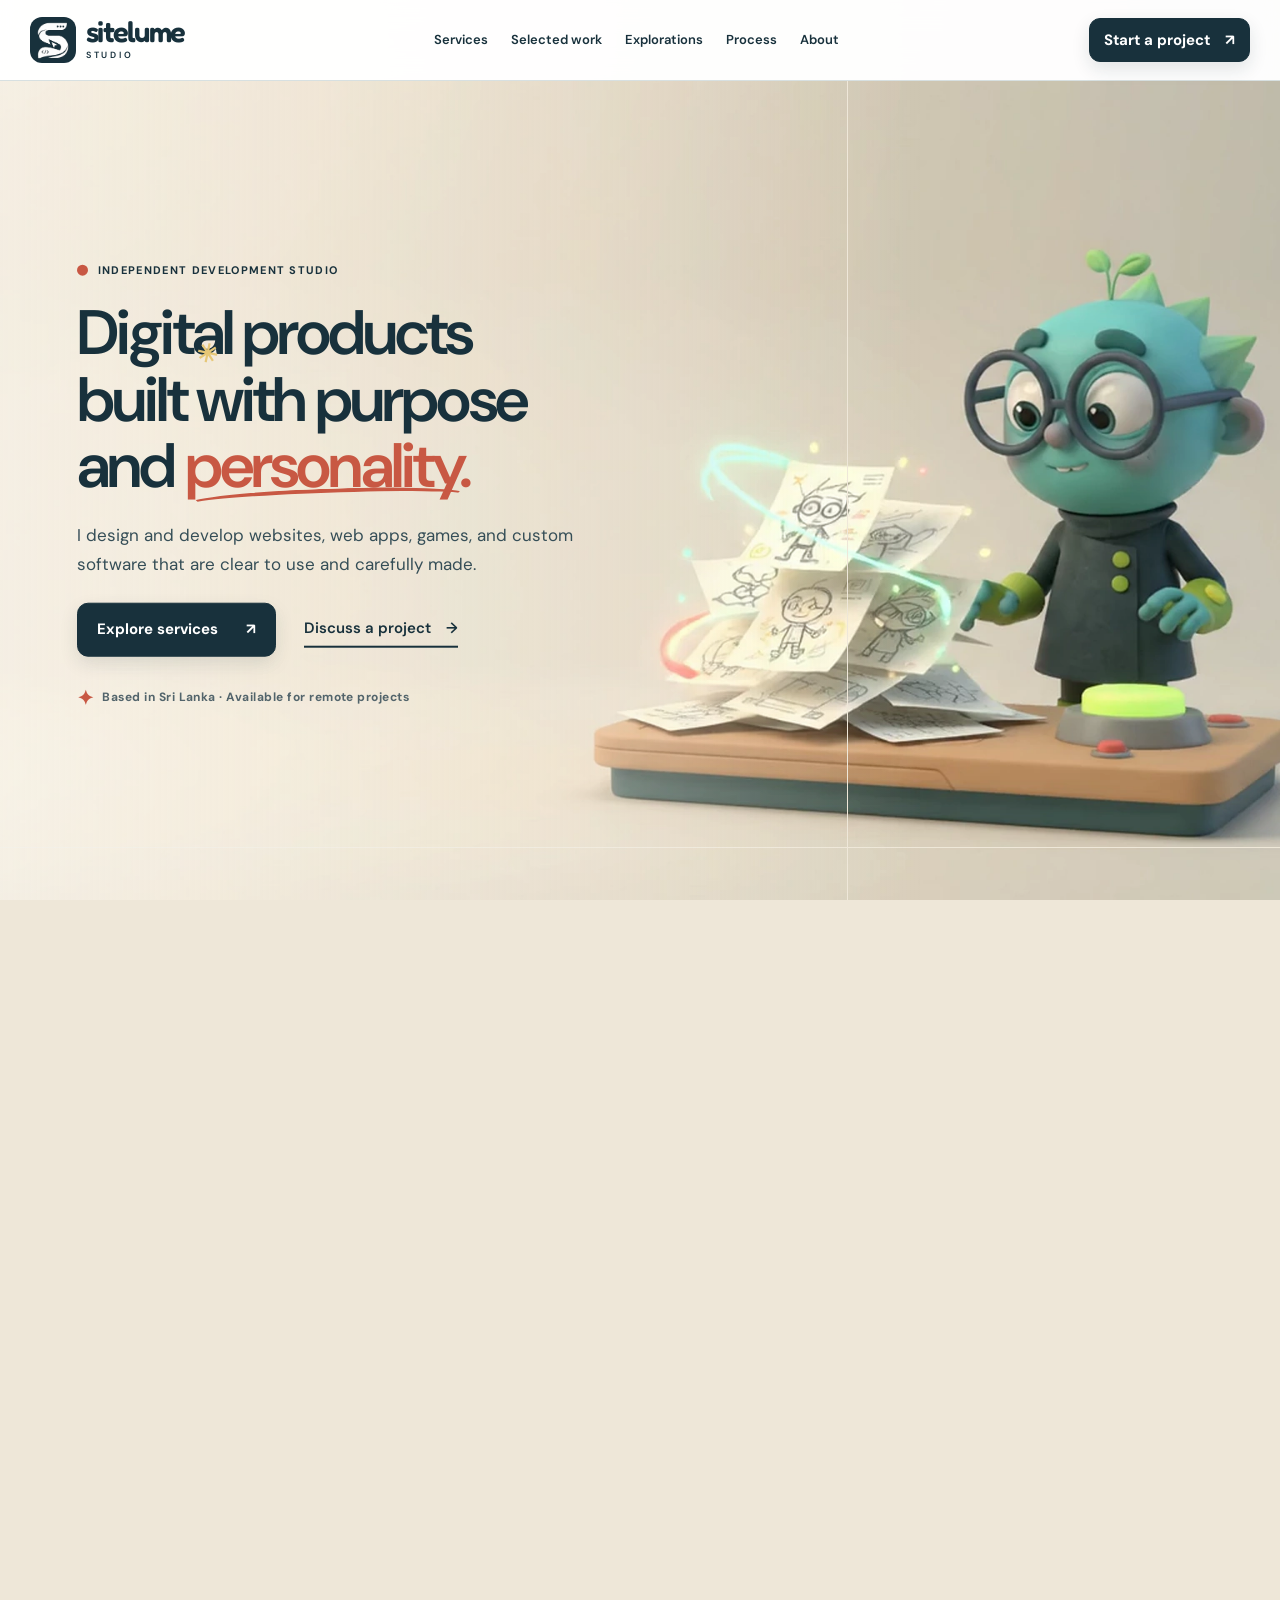
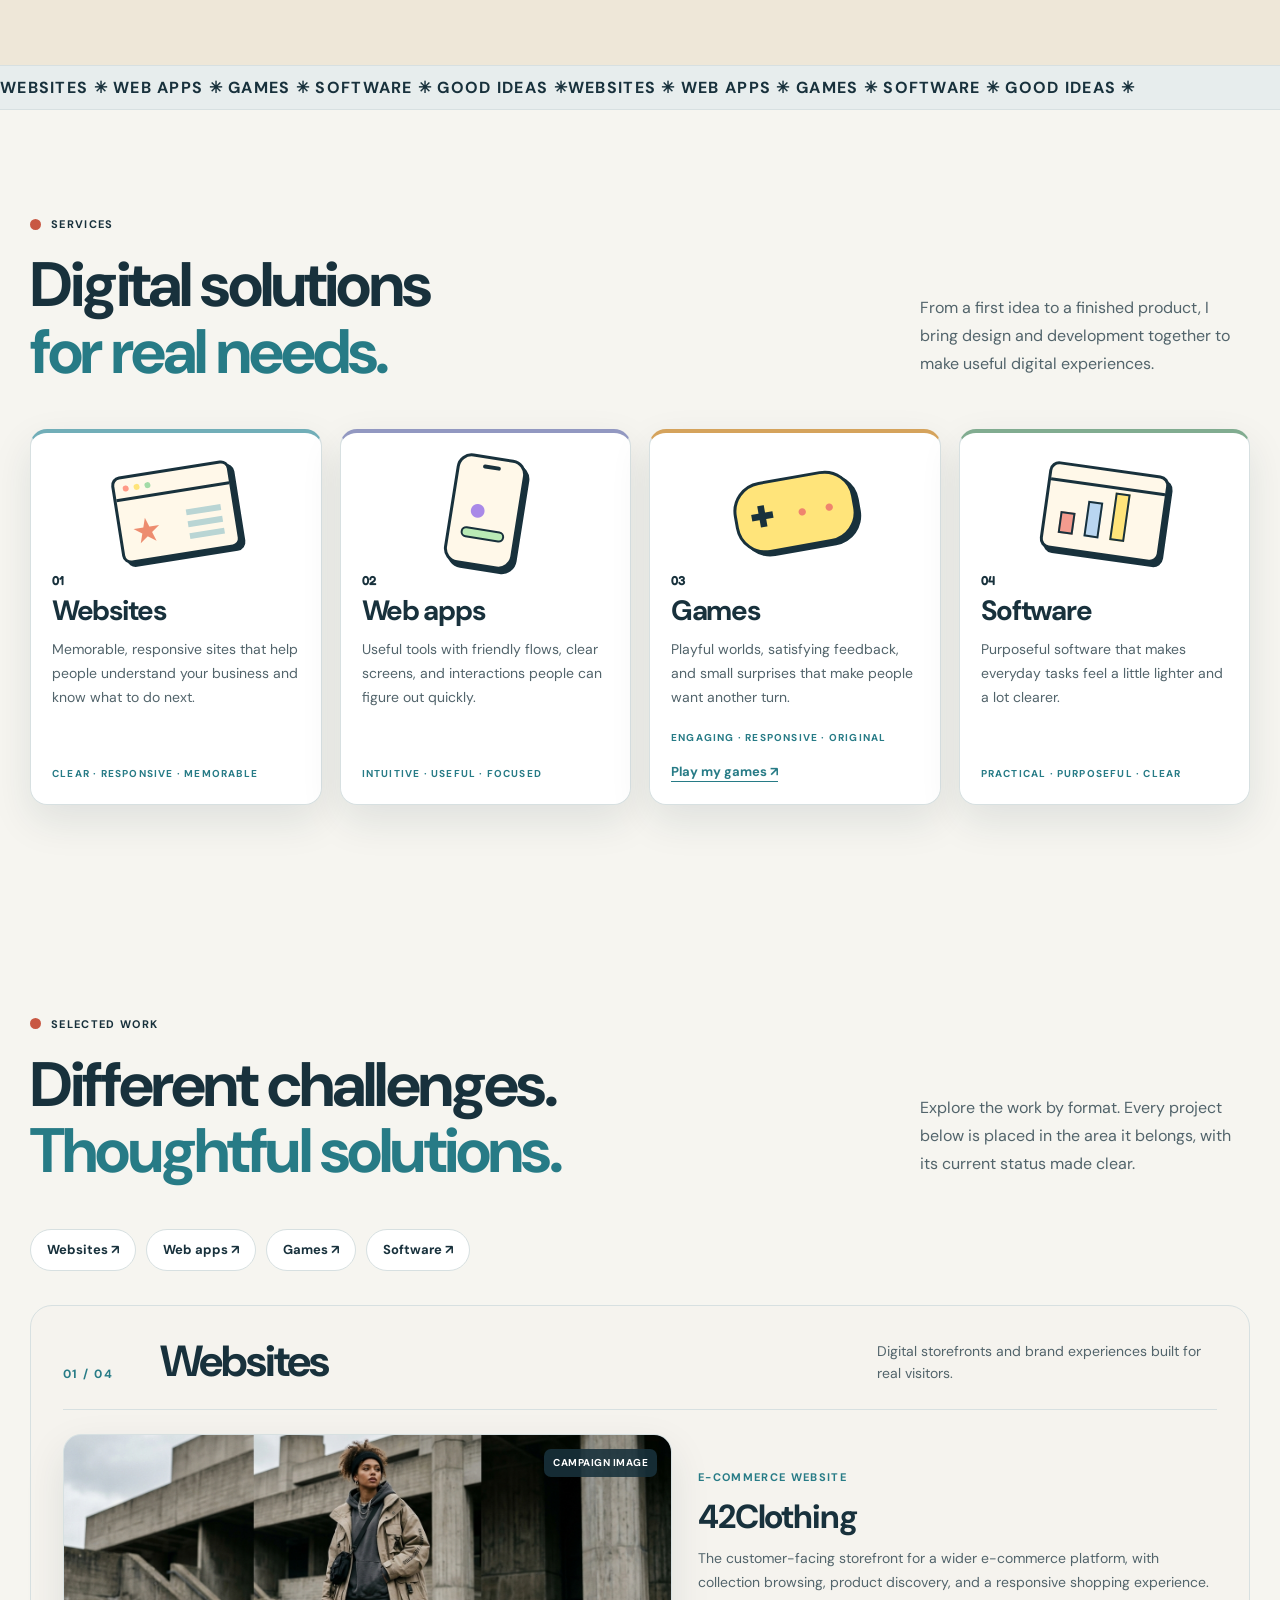
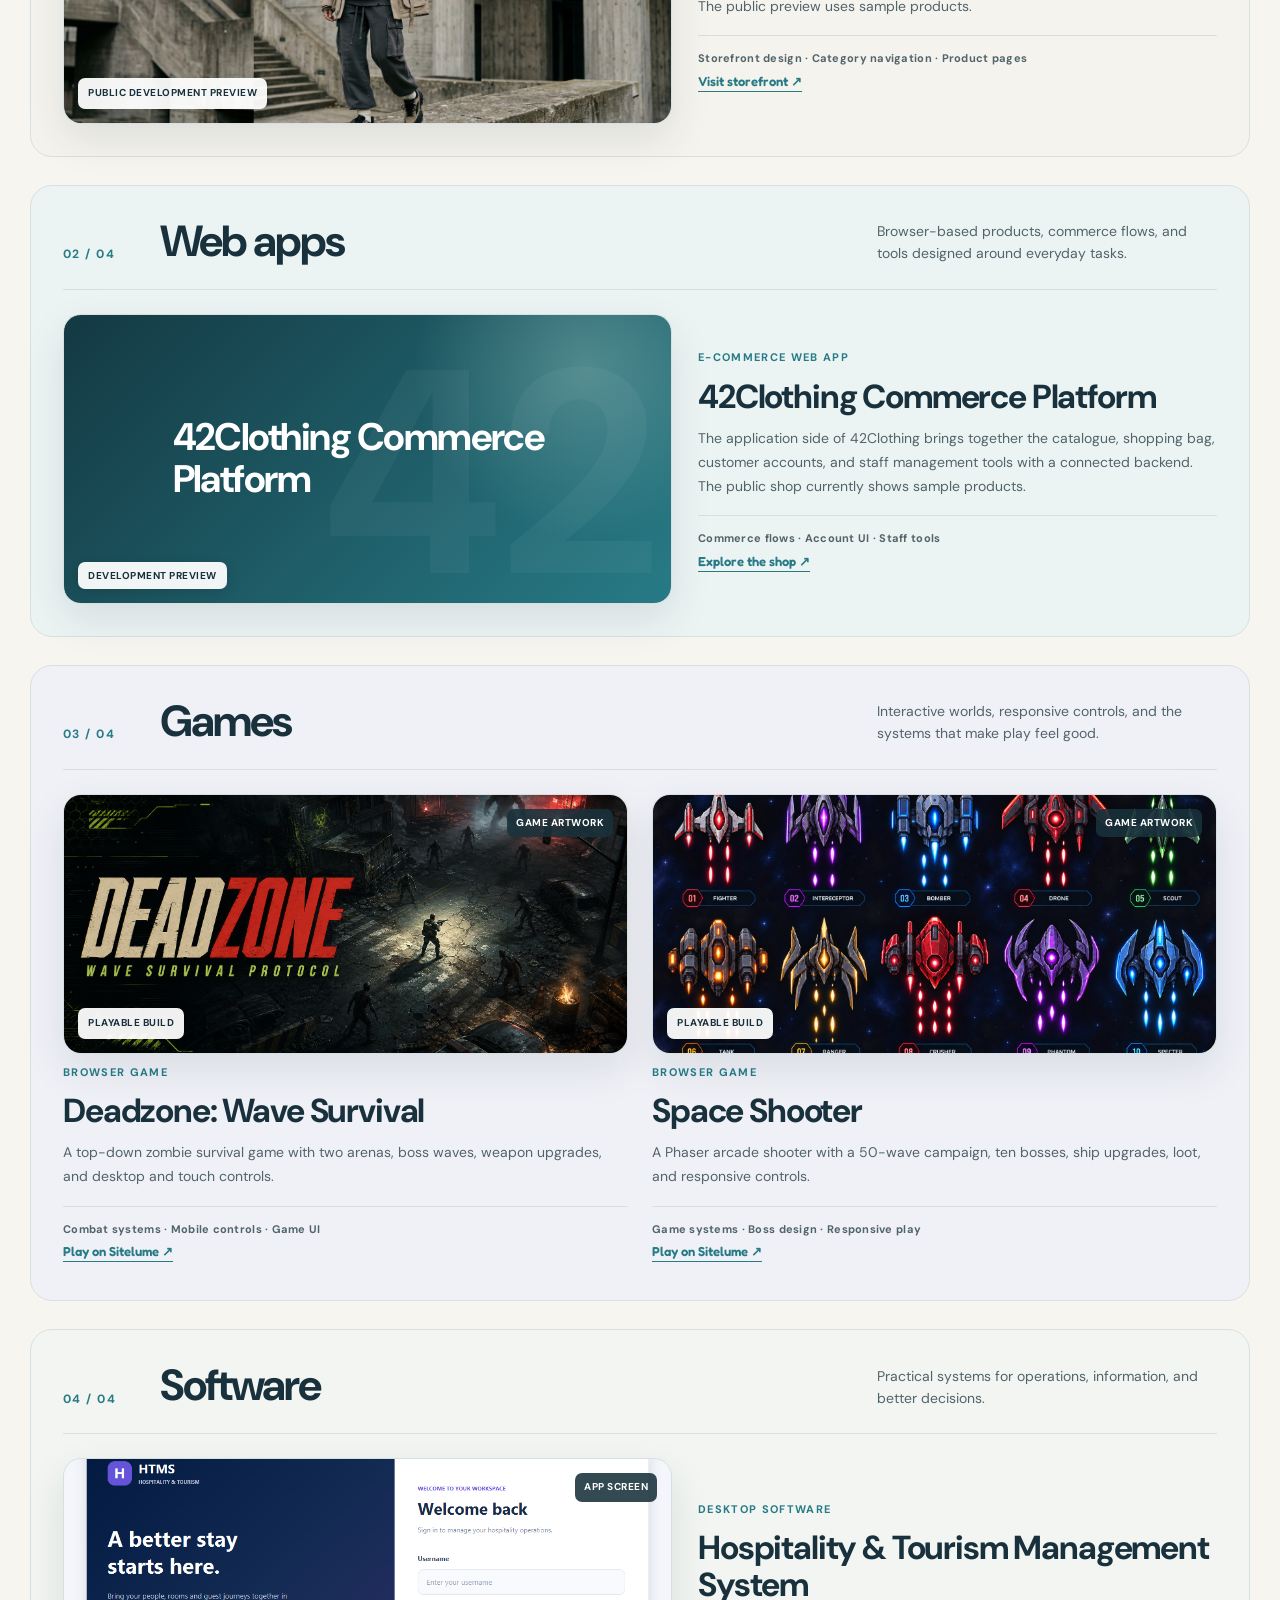
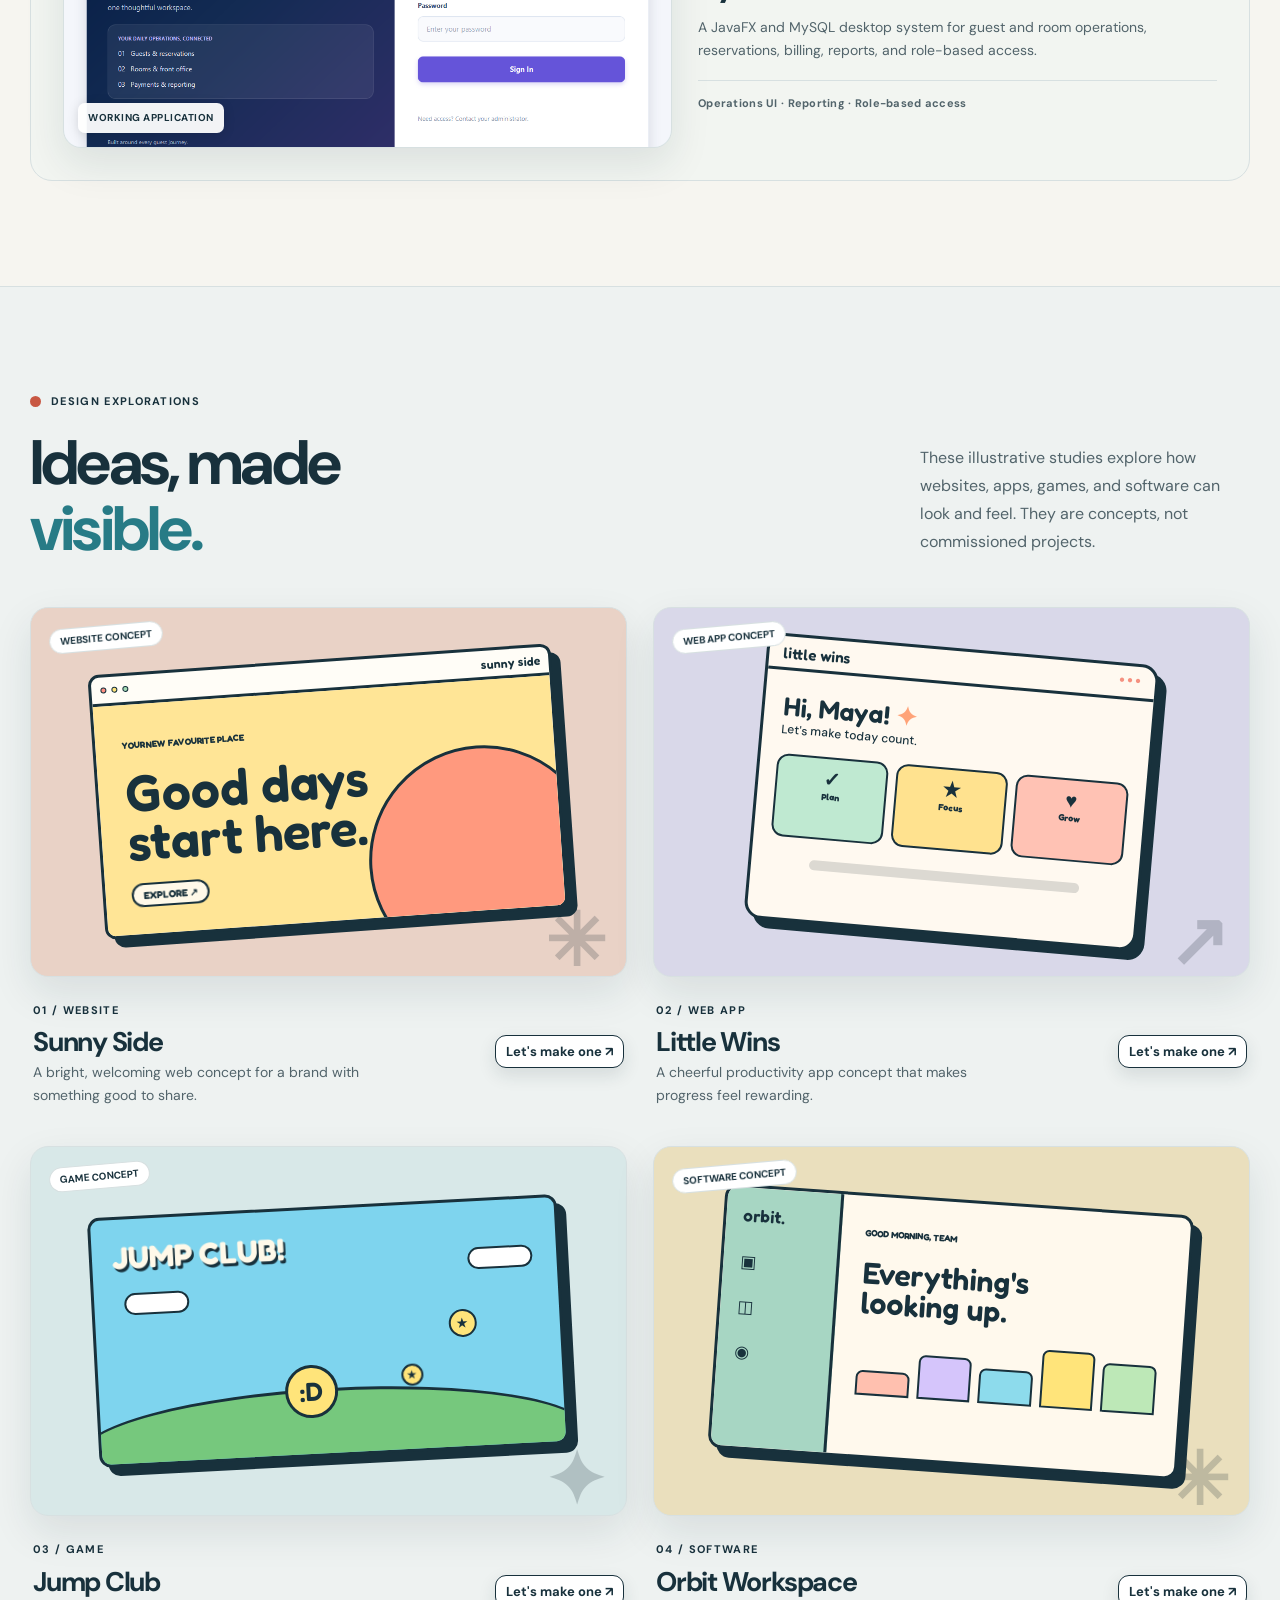
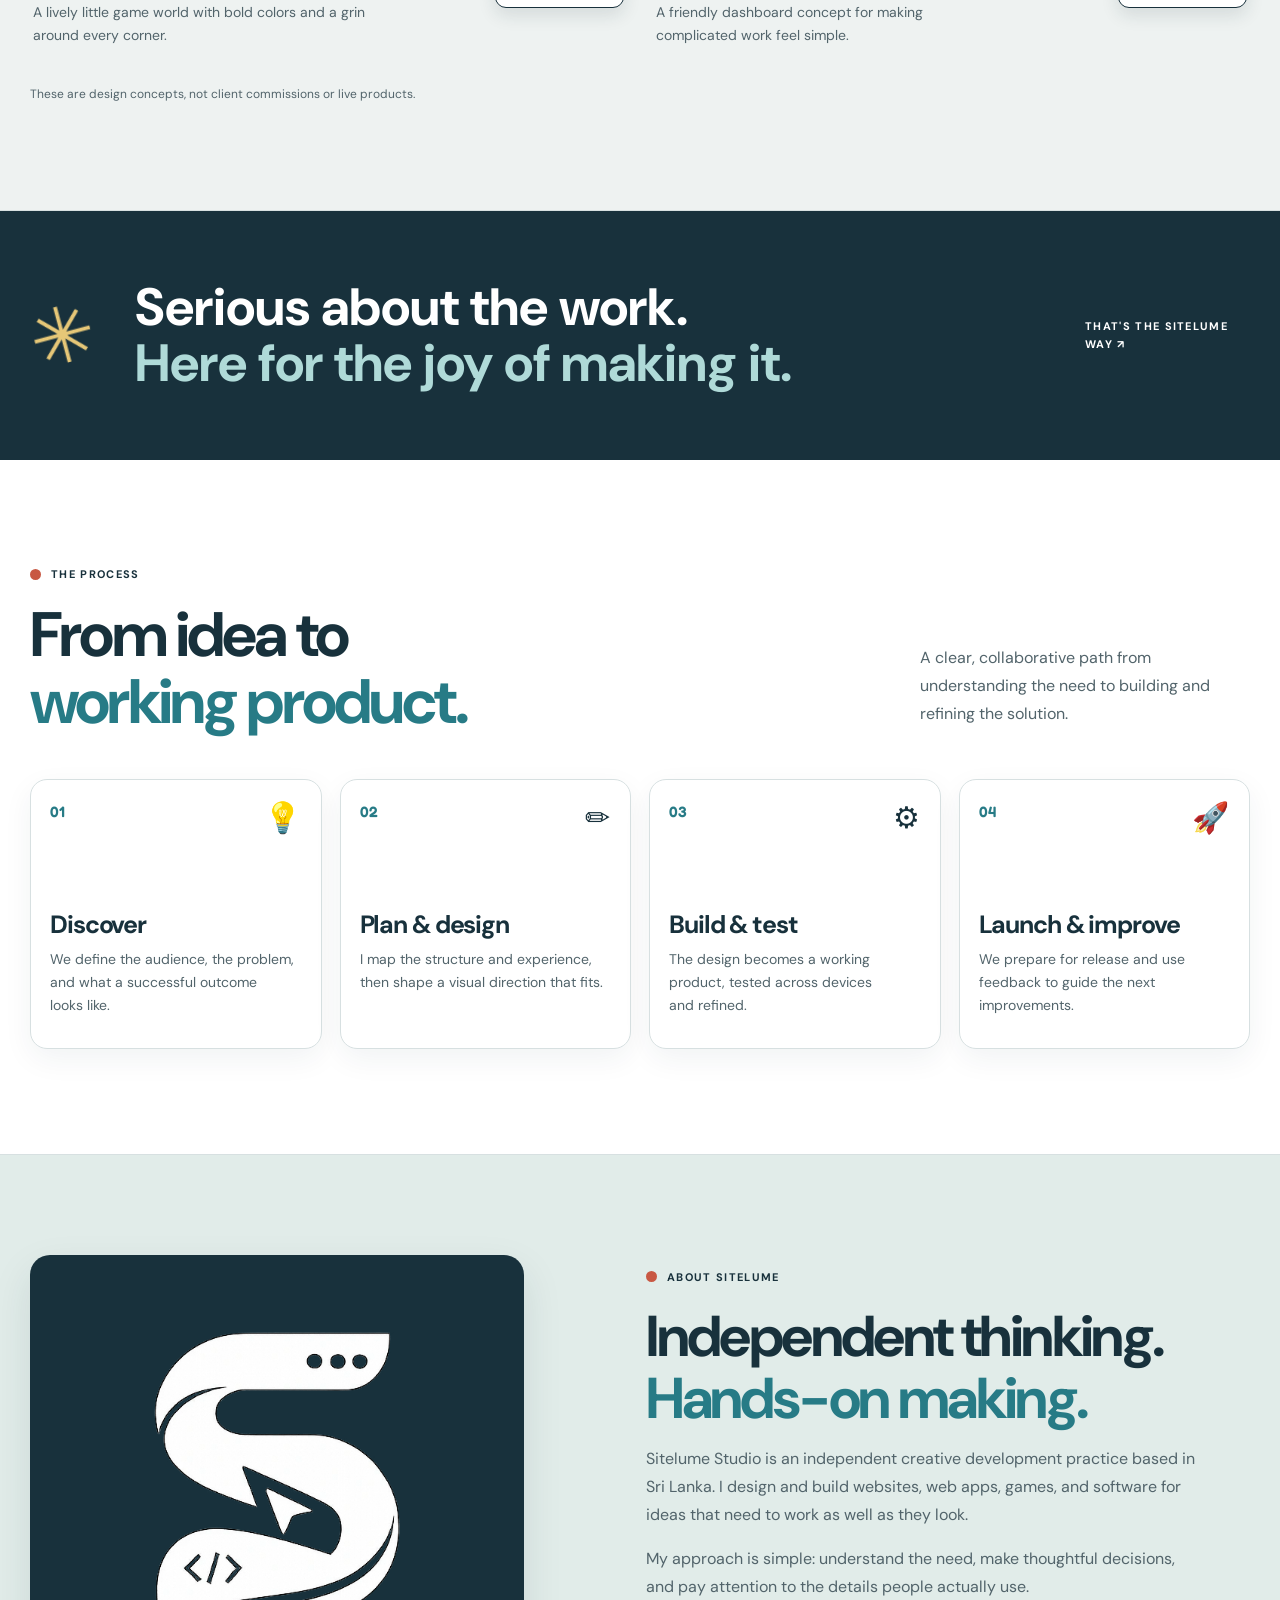
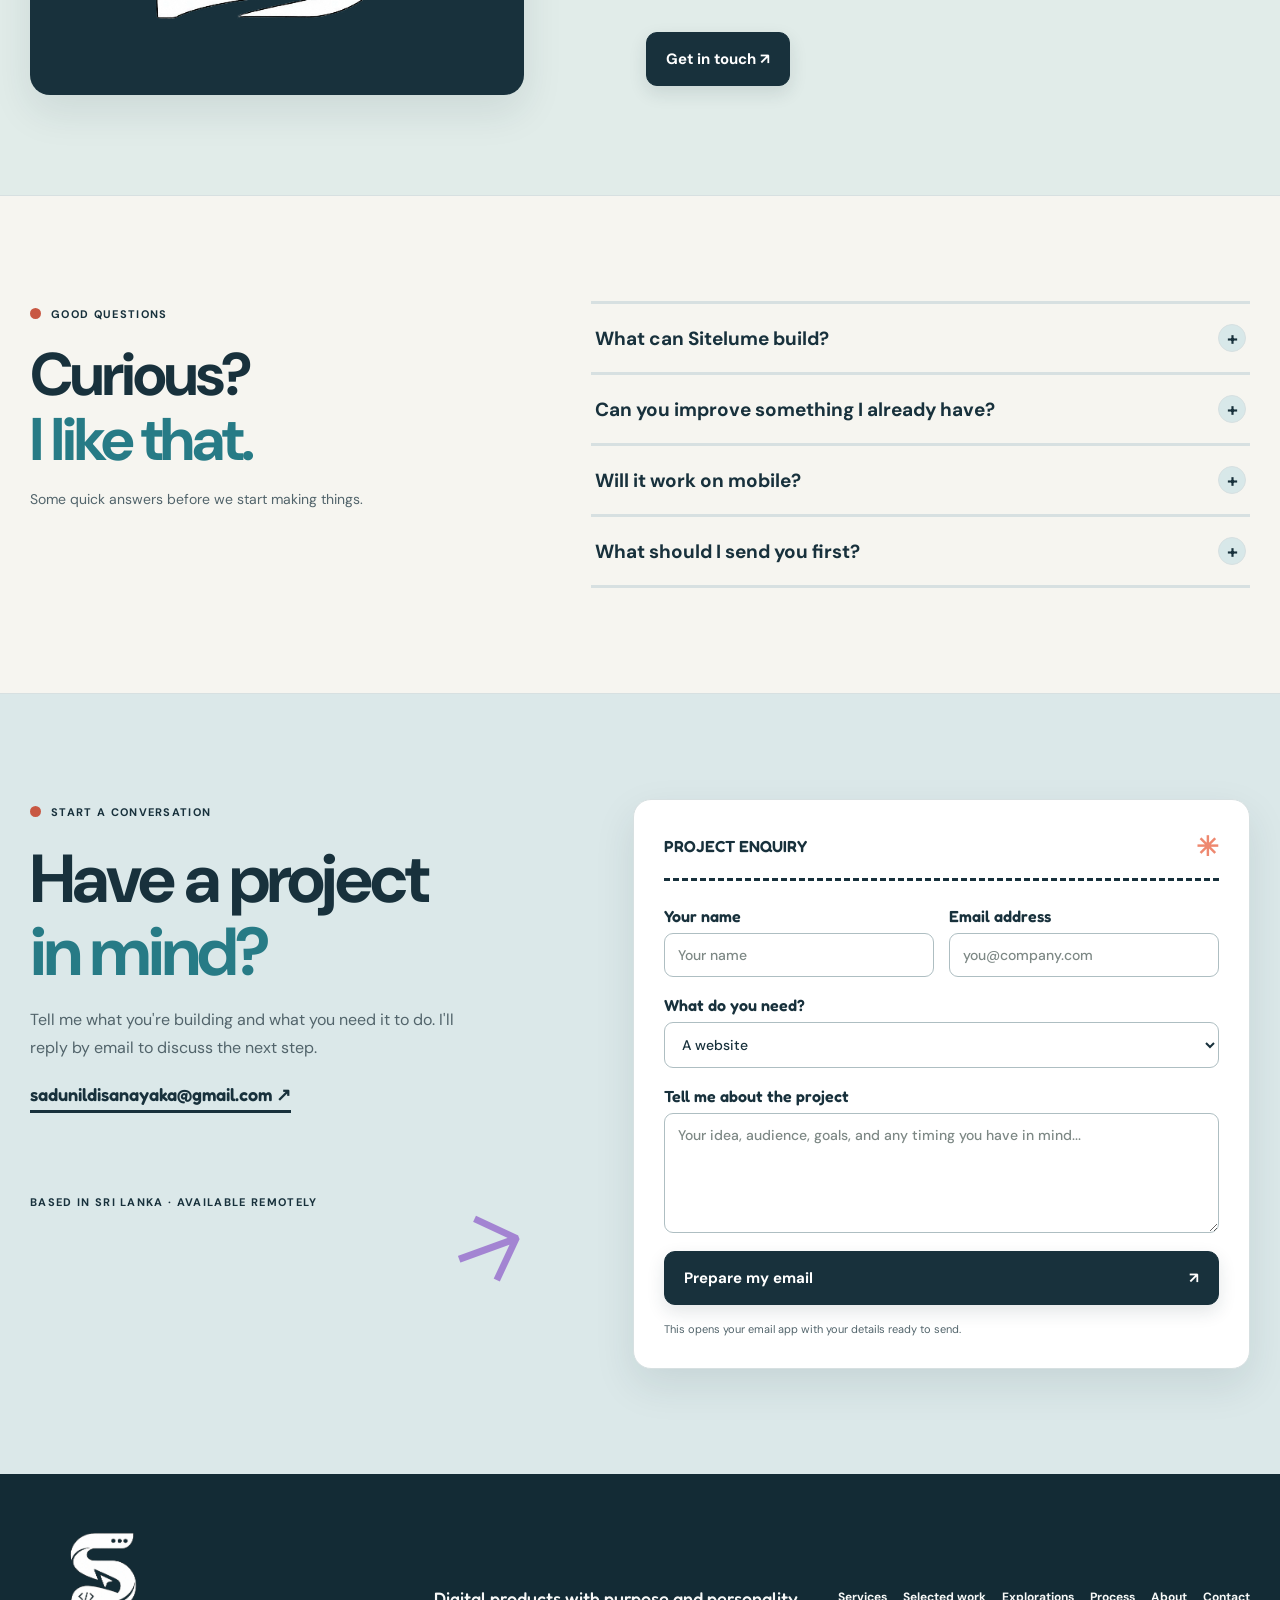
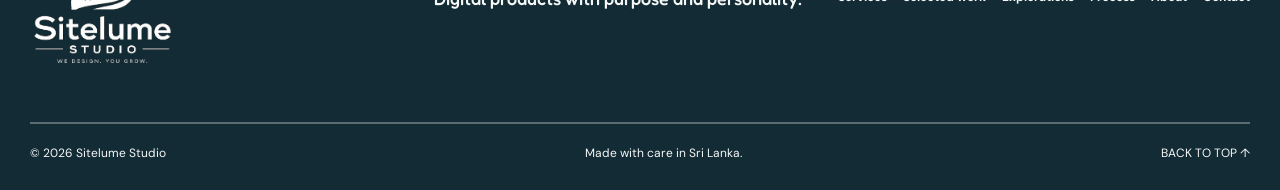
<file: index.html>
<!doctype html>
<html lang="en">
<head>
  <meta charset="utf-8">
  <meta name="viewport" content="width=device-width, initial-scale=1">
  <meta name="description" content="Sitelume Studio designs and develops websites, web apps, games, and software for ambitious ideas.">
  <meta name="theme-color" content="#f6f5f0">
  <title>Sitelume Studio — Websites, apps, games, and software</title>
  <link rel="preconnect" href="https://fonts.googleapis.com">
  <link rel="preconnect" href="https://fonts.gstatic.com" crossorigin>
  <link href="https://fonts.googleapis.com/css2?family=DM+Sans:wght@400;500;600;700&family=Fredoka:wght@400;500;600;700&display=swap" rel="stylesheet">
  <link rel="icon" href="favicon.svg" type="image/svg+xml">
  <link rel="icon" href="images/logo-mark.webp" type="image/webp">
  <link rel="stylesheet" href="style.css">
  <link rel="stylesheet" href="hero-frames.css">
  <link rel="stylesheet" href="site-theme.css">
  <script src="vendor/gsap/gsap.min.js" defer></script>
  <script src="vendor/gsap/ScrollTrigger.min.js" defer></script>
  <script src="portfolio-projects.js?v=6" defer></script>
  <script src="script.js?v=7" defer></script>
</head>
<body>
  <a class="skip-link" href="#main">Skip to content</a>
  <header class="site-header" id="siteHeader">
    <div class="container header-inner">
      <a class="brand" href="#home" aria-label="Sitelume Studio home"><span class="brand-mark" aria-hidden="true"><img src="images/logo-mark.webp" width="366" height="420" alt=""></span><span>sitelume<small>STUDIO</small></span></a>
      <nav class="primary-nav" id="primaryNav" aria-label="Primary navigation">
        <a href="#services">Services</a><a href="#projects">Selected work</a><a href="#work">Explorations</a><a href="#process">Process</a><a href="#about">About</a>
        <a class="mobile-contact" href="#contact">Start a project <span aria-hidden="true">↗</span></a>
      </nav>
      <a class="header-cta" href="#contact">Start a project <span aria-hidden="true">↗</span></a>
      <button class="menu-toggle" id="menuToggle" type="button" aria-controls="primaryNav" aria-expanded="false" aria-label="Open menu"><span></span><span></span></button>
    </div>
  </header>

  <main id="main">
    <section class="hero" id="home">
      <div class="hero-sticky">
        <div class="container hero-grid">
          <div class="hero-film">
            <img id="heroFrame" class="hero-frame is-active" src="images/hero-frames/frame-01.webp" alt="A playful inventor bringing websites, apps, games, and software ideas to life" fetchpriority="high" decoding="async">
            <img id="heroFrameNext" class="hero-frame" alt="" aria-hidden="true" decoding="async">
            <span class="film-sticker" aria-hidden="true">SCROLL TO CREATE ✳</span>
          </div>
          <div class="hero-copy">
            <span class="eyebrow"><span class="eyebrow-dot"></span> INDEPENDENT DEVELOPMENT STUDIO</span>
            <h1>Digital products <span class="scribble">built</span> with purpose and <em>personality.</em></h1>
            <p>I design and develop websites, web apps, games, and custom software that are clear to use and carefully made.</p>
            <div class="hero-actions"><a class="button button-dark" href="#services">Explore services <span aria-hidden="true">↗</span></a><a class="text-link" href="#contact">Discuss a project <span aria-hidden="true">→</span></a></div>
            <div class="hero-note"><span aria-hidden="true">✦</span> Based in Sri Lanka · Available for remote projects</div>
          </div>
        </div>
      </div>
    </section>

    <div class="ticker" aria-label="Sitelume creates websites, apps, games, and software"><div class="ticker-track" aria-hidden="true"><span>WEBSITES ✳ WEB APPS ✳ GAMES ✳ SOFTWARE ✳ GOOD IDEAS ✳ </span><span>WEBSITES ✳ WEB APPS ✳ GAMES ✳ SOFTWARE ✳ GOOD IDEAS ✳ </span></div></div>

    <section class="section services-section" id="services">
      <div class="container"><div class="section-head"><span class="eyebrow"><span class="eyebrow-dot"></span> SERVICES</span><h2>Digital solutions<br><span>for real needs.</span></h2><p>From a first idea to a finished product, I bring design and development together to make useful digital experiences.</p></div>
        <div class="service-grid">
          <article class="service-card service-web"><div class="service-icon" aria-hidden="true"><div class="icon-browser"><i></i><b>★</b><span></span></div></div><span class="service-number">01</span><h3>Websites</h3><p>Memorable, responsive sites that help people understand your business and know what to do next.</p><span class="service-tag">CLEAR · RESPONSIVE · MEMORABLE</span></article>
          <article class="service-card service-app"><div class="service-icon" aria-hidden="true"><div class="icon-phone"><i></i><b>●</b><span></span></div></div><span class="service-number">02</span><h3>Web apps</h3><p>Useful tools with friendly flows, clear screens, and interactions people can figure out quickly.</p><span class="service-tag">INTUITIVE · USEFUL · FOCUSED</span></article>
          <article class="service-card service-game"><div class="service-icon" aria-hidden="true"><div class="icon-controller"><b>✚</b><i>● ●</i></div></div><span class="service-number">03</span><h3>Games</h3><p>Playful worlds, satisfying feedback, and small surprises that make people want another turn.</p><span class="service-tag">ENGAGING · RESPONSIVE · ORIGINAL</span><a class="service-card-link" href="play.html">Play my games ↗</a></article>
          <article class="service-card service-software"><div class="service-icon" aria-hidden="true"><div class="icon-chart"><span></span><i></i><b></b></div></div><span class="service-number">04</span><h3>Software</h3><p>Purposeful software that makes everyday tasks feel a little lighter and a lot clearer.</p><span class="service-tag">PRACTICAL · PURPOSEFUL · CLEAR</span></article>
        </div>
      </div>
    </section>

    <section class="section real-work-section" id="projects"><div class="container"><div class="section-head"><span class="eyebrow"><span class="eyebrow-dot"></span> SELECTED WORK</span><h2>Different challenges.<br><span>Thoughtful solutions.</span></h2><p>Explore the work by format. Every project below is placed in the area it belongs, with its current status made clear.</p></div>
      <nav class="project-jump" aria-label="Jump to project type"><a href="#project-websites">Websites ↗</a><a href="#project-webapps">Web apps ↗</a><a href="#project-games">Games ↗</a><a href="#project-software">Software ↗</a></nav>
      <div class="real-project-grid" id="realProjectGrid" aria-live="polite"></div>
      <div class="portfolio-empty" id="portfolioEmpty"><div class="empty-illustration" aria-hidden="true"><span class="empty-sun">✳</span><span class="empty-folder"><i>✦</i></span><span class="empty-squiggle">﹏﹏</span></div><div><span class="small-label">PORTFOLIO IN PROGRESS</span><h3>Project stories<br>are on the way.</h3><p>I'm preparing a selection of completed work for this space. Explore the design studies or tell me what you need to build.</p><div class="empty-actions"><a class="button button-dark" href="#work">See explorations ↗</a><a class="text-link" href="#contact">Start a project →</a></div></div></div>
    </div></section>

    <section class="section concepts-section" id="work"><div class="container"><div class="section-head"><span class="eyebrow"><span class="eyebrow-dot"></span> DESIGN EXPLORATIONS</span><h2>Ideas, made<br><span>visible.</span></h2><p>These illustrative studies explore how websites, apps, games, and software can look and feel. They are concepts, not commissioned projects.</p></div>
      <div class="concept-grid">
        <article class="concept-card concept-web"><div class="concept-art"><span class="concept-sticker">WEBSITE CONCEPT</span><div class="concept-browser"><div class="concept-browser-top"><i></i><i></i><i></i><b>sunny side</b></div><div class="concept-browser-body"><small>YOUR NEW FAVOURITE PLACE</small><strong>Good days<br>start here.</strong><span>EXPLORE ↗</span><div class="concept-sun"></div></div></div><span class="concept-doodle">✳</span></div><div class="concept-info"><div><span>01 / WEBSITE</span><h3>Sunny Side</h3><p>A bright, welcoming web concept for a brand with something good to share.</p></div><button type="button" data-project="Sunny Side website concept" aria-label="Ask about a website like Sunny Side">Let's make one ↗</button></div></article>
        <article class="concept-card concept-app"><div class="concept-art"><span class="concept-sticker">WEB APP CONCEPT</span><div class="concept-app-ui"><div class="app-ui-top">little wins <span>● ● ●</span></div><div class="app-ui-hello">Hi, Maya! <span>✦</span><small>Let's make today count.</small></div><div class="app-ui-cards"><i>✓<small>Plan</small></i><i>★<small>Focus</small></i><i>♥<small>Grow</small></i></div><div class="app-ui-bottom"></div></div><span class="concept-doodle">↗</span></div><div class="concept-info"><div><span>02 / WEB APP</span><h3>Little Wins</h3><p>A cheerful productivity app concept that makes progress feel rewarding.</p></div><button type="button" data-project="Little Wins web app concept" aria-label="Ask about an app like Little Wins">Let's make one ↗</button></div></article>
        <article class="concept-card concept-game"><div class="concept-art"><span class="concept-sticker">GAME CONCEPT</span><div class="concept-game-ui"><span class="game-cloud cloud-a"></span><span class="game-cloud cloud-b"></span><span class="game-ground"></span><span class="game-hero">:D</span><span class="game-coin coin-a">★</span><span class="game-coin coin-b">★</span><b>JUMP CLUB!</b></div><span class="concept-doodle">✦</span></div><div class="concept-info"><div><span>03 / GAME</span><h3>Jump Club</h3><p>A lively little game world with bold colors and a grin around every corner.</p></div><button type="button" data-project="Jump Club game concept" aria-label="Ask about a game like Jump Club">Let's make one ↗</button></div></article>
        <article class="concept-card concept-tool"><div class="concept-art"><span class="concept-sticker">SOFTWARE CONCEPT</span><div class="concept-tool-ui"><div class="tool-ui-side"><b>orbit.</b><span>▣</span><span>◫</span><span>◉</span></div><div class="tool-ui-main"><small>GOOD MORNING, TEAM</small><strong>Everything's<br>looking up.</strong><div class="tool-ui-chart"><i></i><i></i><i></i><i></i><i></i></div></div></div><span class="concept-doodle">✳</span></div><div class="concept-info"><div><span>04 / SOFTWARE</span><h3>Orbit Workspace</h3><p>A friendly dashboard concept for making complicated work feel simple.</p></div><button type="button" data-project="Orbit Workspace software concept" aria-label="Ask about software like Orbit Workspace">Let's make one ↗</button></div></article>
      </div><p class="concept-note">These are design concepts, not client commissions or live products.</p>
    </div></section>

    <section class="manifesto"><div class="container manifesto-inner"><span class="manifesto-star" aria-hidden="true">✳</span><p>Serious about the work.<br><em>Here for the joy of making it.</em></p><span class="manifesto-end">THAT'S THE SITELUME WAY ↗</span></div></section>

    <section class="section process-section" id="process"><div class="container"><div class="section-head"><span class="eyebrow"><span class="eyebrow-dot"></span> THE PROCESS</span><h2>From idea to<br><span>working product.</span></h2><p>A clear, collaborative path from understanding the need to building and refining the solution.</p></div><div class="process-grid"><article><span class="process-number">01</span><span class="process-icon" aria-hidden="true">💡</span><h3>Discover</h3><p>We define the audience, the problem, and what a successful outcome looks like.</p></article><article><span class="process-number">02</span><span class="process-icon" aria-hidden="true">✏</span><h3>Plan & design</h3><p>I map the structure and experience, then shape a visual direction that fits.</p></article><article><span class="process-number">03</span><span class="process-icon" aria-hidden="true">⚙</span><h3>Build & test</h3><p>The design becomes a working product, tested across devices and refined.</p></article><article><span class="process-number">04</span><span class="process-icon" aria-hidden="true">🚀</span><h3>Launch & improve</h3><p>We prepare for release and use feedback to guide the next improvements.</p></article></div></div></section>

    <section class="about-section" id="about"><div class="container about-grid"><div class="about-character" aria-hidden="true"><span class="about-bubble">hi there! 👋</span><div class="mini-mascot"><span class="mini-eye left"></span><span class="mini-eye right"></span><span class="mini-mouth"></span></div><span class="about-asterisk">✳</span></div><div class="about-copy"><span class="eyebrow"><span class="eyebrow-dot"></span> ABOUT SITELUME</span><h2>Independent thinking.<br><span>Hands-on making.</span></h2><p>Sitelume Studio is an independent creative development practice based in Sri Lanka. I design and build websites, web apps, games, and software for ideas that need to work as well as they look.</p><p>My approach is simple: understand the need, make thoughtful decisions, and pay attention to the details people actually use.</p><a class="button button-dark" href="#contact">Get in touch ↗</a></div></div></section>

    <section class="section faq-section" id="faq"><div class="container faq-grid"><div><span class="eyebrow"><span class="eyebrow-dot"></span> GOOD QUESTIONS</span><h2>Curious?<br><span>I like that.</span></h2><p>Some quick answers before we start making things.</p></div><div class="faq-list"><details><summary>What can Sitelume build?<span aria-hidden="true">+</span></summary><p>Websites, web apps, games, and other software. Tell me what you have in mind, and we can talk through the right approach.</p></details><details><summary>Can you improve something I already have?<span aria-hidden="true">+</span></summary><p>Yes. I can discuss redesigns, interface improvements, responsive fixes, and useful updates to an existing product.</p></details><details><summary>Will it work on mobile?<span aria-hidden="true">+</span></summary><p>Responsive layouts are part of the design process. The experience should make sense on small screens as well as large ones.</p></details><details><summary>What should I send you first?<span aria-hidden="true">+</span></summary><p>A short description of the idea, who it's for, what you want it to do, and any examples or timeline you have in mind.</p></details></div></div></section>

    <section class="contact-section" id="contact"><div class="container contact-grid"><div class="contact-copy"><span class="eyebrow"><span class="eyebrow-dot"></span> START A CONVERSATION</span><h2>Have a project<br><span>in mind?</span></h2><p>Tell me what you're building and what you need it to do. I'll reply by email to discuss the next step.</p><a class="contact-email" href="mailto:sadunildisanayaka@gmail.com">sadunildisanayaka@gmail.com ↗</a><span class="contact-location">BASED IN SRI LANKA · AVAILABLE REMOTELY</span><span class="contact-doodle" aria-hidden="true">↗</span></div><form class="contact-form" id="contactForm"><div class="form-top"><span>PROJECT ENQUIRY</span><span>✳</span></div><div class="field-row"><label>Your name<input name="name" id="name" type="text" autocomplete="name" placeholder="Your name" required></label><label>Email address<input name="email" id="email" type="email" autocomplete="email" placeholder="you@company.com" required></label></div><label>What do you need?<select name="projectType" id="projectType"><option value="Website">A website</option><option value="Web app">A web app</option><option value="Game">A game</option><option value="Software">Other software</option><option value="Redesign">A redesign</option><option value="Other">Something else</option></select></label><label>Tell me about the project<textarea name="message" id="message" rows="5" placeholder="Your idea, audience, goals, and any timing you have in mind..." required></textarea></label><button class="button button-dark" type="submit">Prepare my email <span aria-hidden="true">↗</span></button><p class="form-note" id="formNote" role="status">This opens your email app with your details ready to send.</p></form></div></section>
  </main>

  <footer class="footer"><div class="container footer-top"><a class="brand footer-brand" href="#home" aria-label="Sitelume Studio, back to top"><img src="images/logo.webp" width="718" height="681" alt=""></a><p>Digital products with purpose and personality.</p><nav aria-label="Footer navigation"><a href="#services">Services</a><a href="#projects">Selected work</a><a href="#work">Explorations</a><a href="#process">Process</a><a href="#about">About</a><a href="#contact">Contact</a></nav></div><div class="container footer-bottom"><span>© <span id="year"></span> Sitelume Studio</span><span>Made with care in Sri Lanka.</span><a href="#home">BACK TO TOP ↑</a></div></footer>
</body>
</html>
</file>
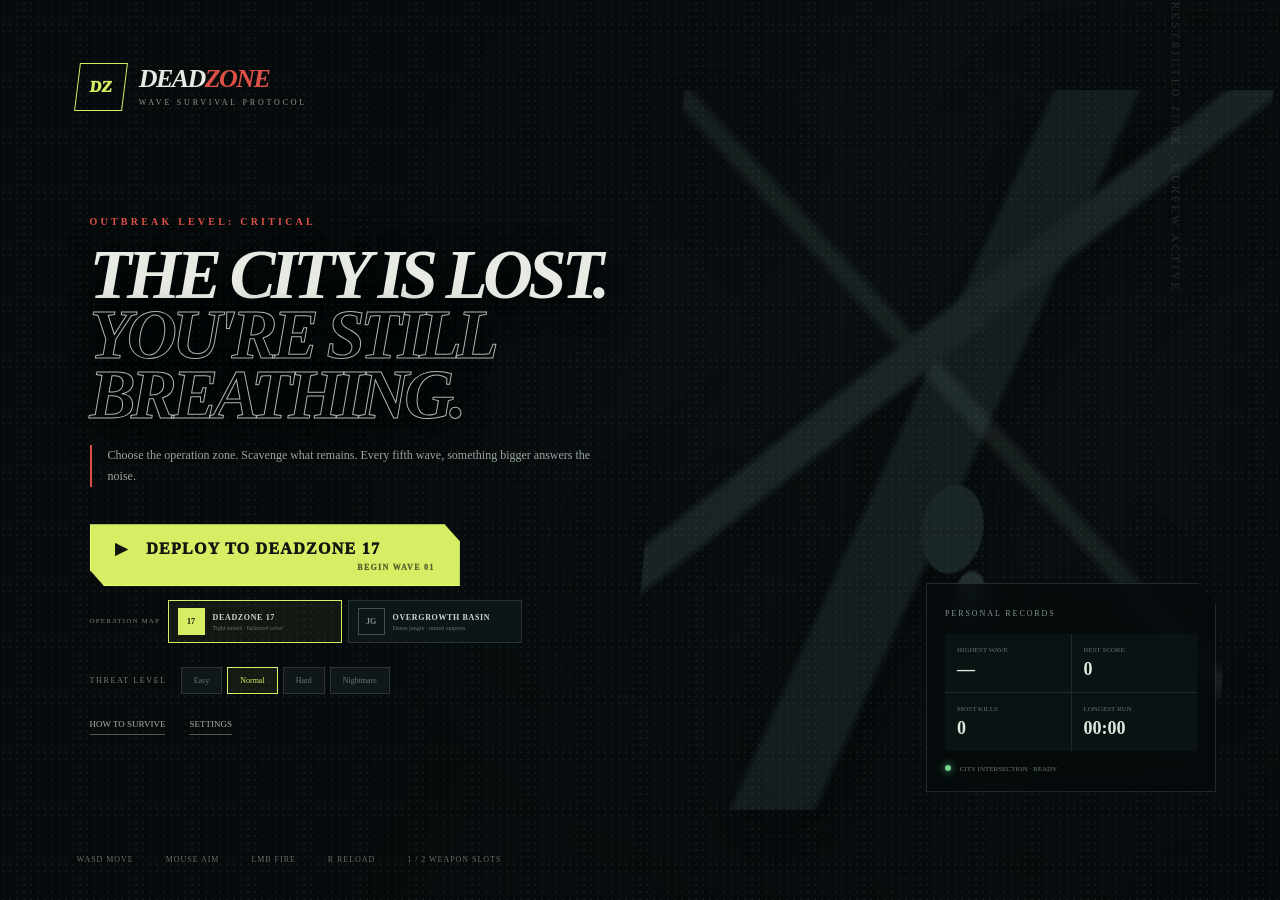
<file: games/deadzone/index.html>
<!doctype html>
<html lang="en">
<head>
  <meta charset="utf-8">
  <meta name="viewport" content="width=device-width, initial-scale=1">
  <meta name="theme-color" content="#091112">
  <title>Deadzone: Wave Survival — Sitelume Studio</title>
  <link rel="icon" href="./favicon.svg" type="image/svg+xml">
  <link rel="stylesheet" href="./game.css">
</head>
<body>
  <div id="game"></div>
  <script src="./game.js" defer></script>
</body>
</html>
</file>
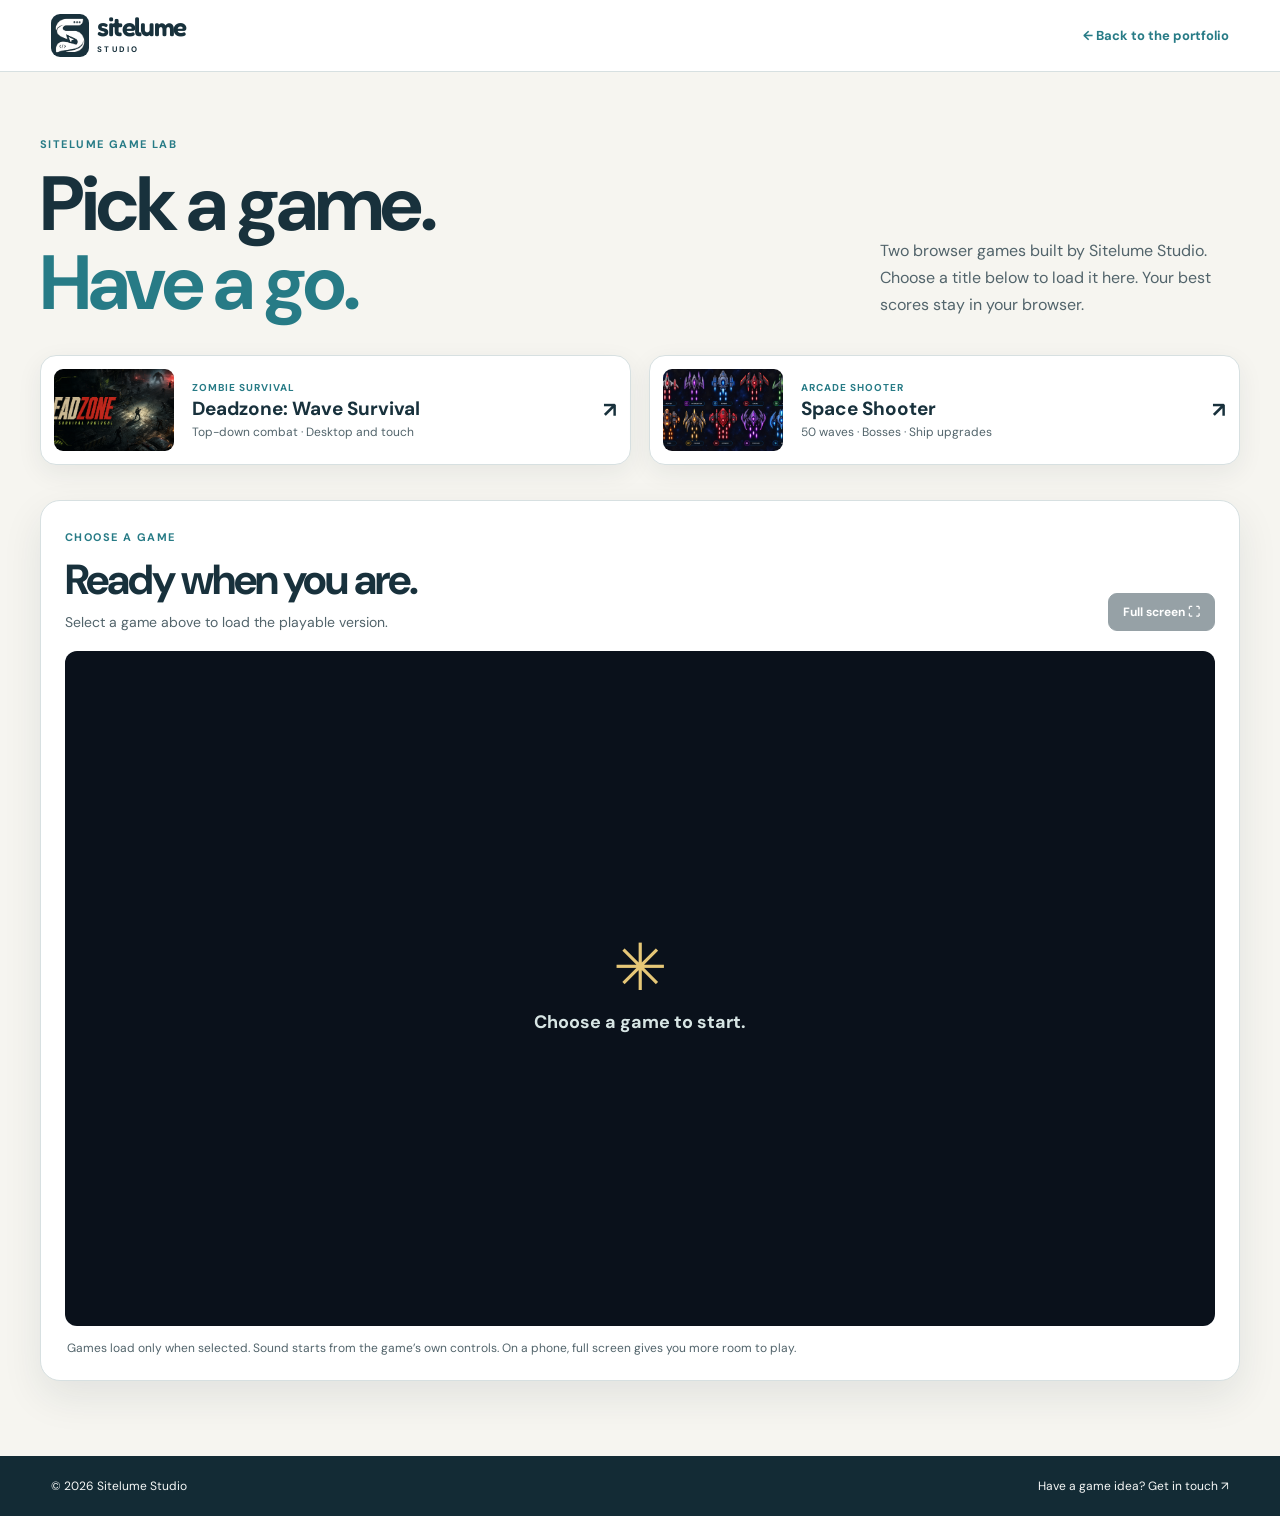
<file: play.html>
<!doctype html>
<html lang="en">
<head>
  <meta charset="utf-8">
  <meta name="viewport" content="width=device-width, initial-scale=1">
  <meta name="theme-color" content="#f6f5f0">
  <meta name="description" content="Play browser games made by Sitelume Studio: Deadzone: Wave Survival and Space Shooter.">
  <title>Play Games — Sitelume Studio</title>
  <link rel="preconnect" href="https://fonts.googleapis.com">
  <link rel="preconnect" href="https://fonts.gstatic.com" crossorigin>
  <link href="https://fonts.googleapis.com/css2?family=DM+Sans:wght@400;500;600;700&family=Fredoka:wght@500;600&display=swap" rel="stylesheet">
  <link rel="icon" href="images/logo-mark.webp" type="image/webp">
  <link rel="stylesheet" href="play.css">
  <script src="play.js" defer></script>
</head>
<body>
  <a class="skip-link" href="#gameStage">Skip to games</a>
  <header class="play-header">
    <a class="play-brand" href="index.html#home" aria-label="Sitelume Studio home"><img src="images/logo-mark.webp" alt="" width="38" height="43"><span>sitelume<small>STUDIO</small></span></a>
    <a class="back-link" href="index.html#project-games">← Back to the portfolio</a>
  </header>
  <main>
    <div class="play-intro">
      <div><span class="eyebrow">SITELUME GAME LAB</span><h1>Pick a game.<br><em>Have a go.</em></h1></div>
      <p>Two browser games built by Sitelume Studio. Choose a title below to load it here. Your best scores stay in your browser.</p>
    </div>
    <div class="game-picker" aria-label="Choose a game">
      <button class="game-choice" type="button" data-game="deadzone" aria-pressed="false"><img src="images/portfolio/deadzone.png" alt=""><span><small>ZOMBIE SURVIVAL</small><strong>Deadzone: Wave Survival</strong><em>Top-down combat · Desktop and touch</em></span><b aria-hidden="true">↗</b></button>
      <button class="game-choice" type="button" data-game="space-shooter" aria-pressed="false"><img src="images/portfolio/space-shooter-fleet.png" alt=""><span><small>ARCADE SHOOTER</small><strong>Space Shooter</strong><em>50 waves · Bosses · Ship upgrades</em></span><b aria-hidden="true">↗</b></button>
    </div>
    <section class="game-stage" id="gameStage" aria-labelledby="gameTitle">
      <div class="stage-top"><div><span class="eyebrow" id="gameType">CHOOSE A GAME</span><h2 id="gameTitle">Ready when you are.</h2><p id="gameControls">Select a game above to load the playable version.</p></div><div class="stage-actions"><button id="fullscreenGame" type="button" disabled>Full screen ⛶</button><a id="openGame" href="#" target="_blank" rel="noopener" hidden>Open game ↗</a></div></div>
      <div class="game-screen" id="gameScreen"><div class="game-placeholder"><span aria-hidden="true">✳</span><p>Choose a game to start.</p></div></div>
      <p class="stage-note">Games load only when selected. Sound starts from the game’s own controls. On a phone, full screen gives you more room to play.</p>
    </section>
  </main>
  <footer><span>© <span id="playYear"></span> Sitelume Studio</span><a href="index.html#contact">Have a game idea? Get in touch ↗</a></footer>
</body>
</html>
</file>
<file: style.css>
:root{--ink:#26333a;--cream:#fff9ed;--paper:#fffdf7;--blue:#9ce5f2;--yellow:#ffe47a;--pink:#ffb4a8;--purple:#d5c5fb;--green:#c7eeb7;--muted:#55656a;--shadow:6px 6px 0 var(--ink);--container:1220px}
*{box-sizing:border-box}html{scroll-behavior:smooth;scroll-padding-top:82px}body{margin:0;color:var(--ink);background:var(--cream);font-family:"DM Sans",sans-serif;line-height:1.6;overflow-x:hidden}body.menu-open{overflow:hidden}a{color:inherit;text-decoration:none}button,input,select,textarea{font:inherit}button{cursor:pointer}img{display:block;max-width:100%}.container{width:min(calc(100% - 48px),var(--container));margin:auto}
.skip-link{position:fixed;top:10px;left:10px;z-index:500;transform:translateY(-170%);background:white;color:var(--ink);padding:10px 16px;border:3px solid var(--ink);border-radius:10px}.skip-link:focus{transform:none}:focus-visible{outline:3px solid #f56c64;outline-offset:4px}
h1,h2,h3,p{margin-top:0}h1,h2,h3{font-family:Fredoka,sans-serif;line-height:1.05;letter-spacing:-.035em}.eyebrow{display:inline-flex;align-items:center;gap:10px;font-size:11px;font-weight:700;letter-spacing:.1em}.eyebrow-dot{width:11px;height:11px;display:inline-block;border:2px solid var(--ink);border-radius:50%;background:#fb866f}
.button{display:inline-flex;align-items:center;justify-content:space-between;gap:28px;min-height:54px;border:3px solid var(--ink);border-radius:15px;padding:10px 19px;font-family:Fredoka,sans-serif;font-size:17px;font-weight:600;box-shadow:var(--shadow);transition:transform .18s,box-shadow .18s}.button:hover{transform:translate(3px,3px);box-shadow:3px 3px 0 var(--ink)}.button-dark{background:var(--ink);color:white;box-shadow:6px 6px 0 #ff8f7b}.button-dark:hover{box-shadow:3px 3px 0 #ff8f7b}.text-link{display:inline-flex;align-items:center;gap:15px;border-bottom:3px solid var(--ink);padding:5px 0;font-family:Fredoka,sans-serif;font-size:17px;font-weight:600;transition:gap .2s}.text-link:hover{gap:23px}
.section{padding:105px 0}.section-head{display:grid;grid-template-columns:1fr minmax(220px,330px);column-gap:60px;align-items:end;margin-bottom:44px}.section-head .eyebrow{grid-column:1/-1;margin-bottom:19px}.section-head h2{font-size:clamp(46px,5vw,75px);margin:0}.section-head h2 span{color:#287e91}.section-head>p{font-size:15px;color:var(--muted);line-height:1.8;margin:0 0 7px}
.site-header{position:sticky;top:0;z-index:100;background:var(--cream);border-bottom:3px solid var(--ink);transition:box-shadow .2s}.site-header.scrolled{box-shadow:0 6px 0 rgba(38,51,58,.1)}.header-inner{min-height:80px;display:flex;align-items:center;gap:35px}.brand{display:inline-flex;align-items:center;gap:10px;font-family:Fredoka,sans-serif;font-size:29px;font-weight:600;line-height:.85;letter-spacing:-.06em;white-space:nowrap}.brand>span:last-child{display:flex;flex-direction:column;gap:6px}.brand small{font-family:"DM Sans",sans-serif;font-size:9px;line-height:1;letter-spacing:.3em}.brand-star{display:grid;place-items:center;width:42px;height:42px;background:var(--yellow);border:3px solid var(--ink);border-radius:14px;font-size:29px;line-height:1;transform:rotate(-12deg);box-shadow:3px 3px 0 var(--ink)}.primary-nav{display:flex;gap:23px;align-items:center;margin:auto}.primary-nav a{font-size:12px;font-weight:700;white-space:nowrap}.primary-nav a:hover,.primary-nav a.active{text-decoration:underline;text-decoration-thickness:2px;text-underline-offset:6px}.header-cta{display:inline-flex;align-items:center;gap:15px;padding:9px 14px;background:var(--yellow);border:2.5px solid var(--ink);border-radius:12px;box-shadow:4px 4px 0 var(--ink);font-family:Fredoka,sans-serif;font-size:15px;font-weight:600;white-space:nowrap;transition:transform .2s,box-shadow .2s}.header-cta:hover{transform:translate(2px,2px);box-shadow:2px 2px 0 var(--ink)}.mobile-contact,.menu-toggle{display:none!important}
.hero{height:155vh;min-height:970px;background:radial-gradient(circle at 85% 13%,#e9fbff 0 15%,transparent 40%),var(--cream);position:relative}.hero-sticky{position:sticky;top:83px;height:calc(100vh - 83px);min-height:630px;display:flex;flex-direction:column;justify-content:center}.hero-grid{display:grid;grid-template-columns:.93fr 1.07fr;gap:5%;align-items:center}.hero-copy{position:relative;z-index:2}.hero h1{font-size:clamp(54px,5.3vw,82px);font-weight:600;margin:18px 0 20px;max-width:670px}.hero h1 em{font-style:normal;color:#e66759;display:inline-block;position:relative;white-space:nowrap}.hero h1 em:after{content:"";position:absolute;left:4px;right:4px;bottom:-9px;height:12px;border:4px solid #e66759;border-color:#e66759 transparent transparent transparent;border-radius:50%;transform:rotate(-2deg)}.hero .scribble{position:relative}.hero .scribble:after{content:"✳";position:absolute;right:-28px;top:-18px;font-size:25px;color:#f5b735;transform:rotate(12deg)}.hero-copy>p{max-width:485px;color:#4b5b62;font-size:17px;line-height:1.8;margin:26px 0 30px}.hero-actions{display:flex;align-items:center;gap:28px;flex-wrap:wrap}.hero-note{display:flex;align-items:center;gap:8px;margin-top:45px;font-size:11px;font-weight:700;letter-spacing:.04em;color:#5b6b6e}.hero-note span{color:#e76a59;font-size:20px}
.hero-scene{position:relative;height:530px;border:3px solid var(--ink);border-radius:34px;background:radial-gradient(circle at 23% 16%,#fff 0 5%,transparent 5.5%),radial-gradient(circle at 79% 30%,rgba(255,255,255,.7) 0 3%,transparent 3.5%),#b7ecf4;box-shadow:9px 9px 0 var(--ink);overflow:hidden;isolation:isolate}.hero-scene:before{content:"";position:absolute;width:390px;height:390px;left:50%;top:37%;transform:translate(-50%,-50%);border:3px dashed rgba(45,104,113,.24);border-radius:50%}.hero-scene:after{content:"";position:absolute;width:520px;height:520px;left:50%;top:37%;transform:translate(-50%,-50%);border:2px dashed rgba(45,104,113,.14);border-radius:50%}.scene-floor{position:absolute;z-index:1;left:-5%;right:-5%;height:120px;bottom:-48px;background:#85d4b4;border:3px solid var(--ink);border-radius:50% 50% 0 0}.scene-doodle{position:absolute;z-index:2;color:#215f68;font-family:Fredoka,sans-serif}.doodle-one{left:5%;top:5%;font-size:42px;color:#fff5a7;transform:rotate(-20deg)}.doodle-two{right:9%;top:5%;font-size:34px;color:#fa8b78}.doodle-three{right:35%;bottom:8%;font-size:50px}.idea-bubble{position:absolute;z-index:8;top:13%;left:37%;background:#fff9e8;border:3px solid var(--ink);border-radius:50%;padding:11px 16px;font-family:Fredoka,sans-serif;font-size:20px;transform:rotate(-11deg);box-shadow:4px 4px 0 var(--ink)}.idea-bubble span{color:#f59777}.boop{position:absolute;z-index:9;left:39%;bottom:8%;font-family:Fredoka,sans-serif;font-size:20px;font-weight:700;color:#d75e51;transform:rotate(-14deg)}
.mascot{position:absolute;z-index:7;left:50%;top:52%;width:170px;height:205px;transform:translate(-50%,-35%) rotate(-6deg);filter:drop-shadow(4px 5px 0 var(--ink))}.mascot-body{position:absolute;z-index:3;left:12px;top:26px;width:146px;height:143px;border:4px solid var(--ink);border-radius:48% 48% 44% 44%;background:#ffe47a}.mascot-antenna{position:absolute;z-index:2;left:80px;top:0;width:4px;height:38px;background:var(--ink)}.mascot-antenna:before{content:"✳";position:absolute;left:-18px;top:-24px;color:#ff867b;font-size:37px}.mascot-ear{position:absolute;top:83px;width:30px;height:42px;border:4px solid var(--ink);border-radius:50%;background:#ffe47a}.mascot-ear.left{left:-5px}.mascot-ear.right{right:-5px}.eye{position:absolute;top:38px;width:34px;height:42px;border:3px solid var(--ink);border-radius:50%;background:white}.eye.left{left:28px}.eye.right{right:28px}.eye:after{content:"";position:absolute;bottom:8px;left:12px;width:11px;height:17px;border-radius:50%;background:var(--ink)}.cheek{position:absolute;top:84px;width:20px;height:11px;border-radius:50%;background:#ff9e8b}.cheek.left{left:18px}.cheek.right{right:18px}.mouth{position:absolute;left:62px;top:84px;width:21px;height:17px;border:3px solid var(--ink);border-top:0;border-radius:0 0 50% 50%}.mascot-arm{position:absolute;z-index:2;top:106px;width:70px;height:13px;background:#ffe47a;border:3px solid var(--ink);border-radius:20px}.mascot-arm.left{left:-36px;transform:rotate(30deg)}.mascot-arm.right{right:-36px;transform:rotate(-30deg)}.mascot-arm:after{content:"";position:absolute;right:-8px;top:-7px;width:20px;height:20px;background:#ffe47a;border:3px solid var(--ink);border-radius:50%}.mascot-leg{position:absolute;z-index:2;bottom:13px;width:17px;height:45px;background:#ffe47a;border:3px solid var(--ink);border-radius:14px}.mascot-leg.left{left:45px;transform:rotate(14deg)}.mascot-leg.right{right:45px;transform:rotate(-14deg)}

.float-card{position:absolute;z-index:5;border:3px solid var(--ink);box-shadow:5px 5px 0 var(--ink);will-change:transform,opacity}.web-card{top:13%;left:5%;width:157px;height:139px;border-radius:12px;background:#fffaf0;transform:rotate(-10deg)}.tiny-top{height:25px;display:flex;align-items:center;gap:4px;padding:0 7px;border-bottom:2px solid var(--ink)}.tiny-top i{width:5px;height:5px;border:1px solid var(--ink);border-radius:50%;background:#ff9e8b}.tiny-top i:nth-child(2){background:#ffe47a}.tiny-top i:nth-child(3){background:#a8dfbc}.tiny-top b{margin-left:auto;font:700 9px Fredoka,sans-serif}.web-preview{height:calc(100% - 25px);padding:9px 13px;background:#ffbcae;position:relative;overflow:hidden}.web-preview>span{display:block;width:28px;height:4px;background:#fff;box-shadow:0 7px 0 #fff}.web-preview strong{position:relative;z-index:2;display:block;font:600 22px/.9 Fredoka,sans-serif;margin-top:18px}.web-preview small{position:relative;z-index:2;font:700 7px Fredoka,sans-serif;background:#ffe47a;padding:3px 6px;border:1px solid var(--ink)}
.app-card{top:9%;right:8%;width:105px;height:167px;border-radius:20px;background:#d5c5fb;transform:rotate(11deg);padding:17px 12px}.phone-notch{position:absolute;top:5px;left:35px;width:30px;height:5px;border-radius:10px;background:var(--ink)}.app-card b{font:700 10px Fredoka,sans-serif}.app-circle{display:block;width:45px;height:45px;border:2px solid var(--ink);border-radius:50%;background:#ffdd78;margin:11px auto}.app-line{display:block;width:70px;height:6px;background:white;border:1px solid var(--ink);border-radius:8px;margin-bottom:6px}.app-line.short{width:50px}.app-pill{display:block;width:50px;height:13px;background:#ff9c8d;border:1px solid var(--ink);border-radius:10px;margin:8px auto}
.game-card{bottom:15%;left:5%;width:151px;height:118px;background:#b9eab5;border-radius:12px;transform:rotate(8deg);padding:8px}.game-sky{height:70px;background:#7acbea;position:relative;overflow:hidden;border:2px solid var(--ink);border-radius:7px}.game-sun{position:absolute;right:18px;top:8px;width:18px;height:18px;background:#ffe47a;border:2px solid var(--ink);border-radius:50%}.game-hill{position:absolute;bottom:-29px;left:-6px;width:155px;height:57px;background:#61ba7d;border:2px solid var(--ink);border-radius:50%}.game-player{position:absolute;bottom:11px;left:55px;width:26px;height:26px;border:2px solid var(--ink);border-radius:50%;background:#ffd37b;text-align:center;font:700 15px Fredoka,sans-serif}.game-card b{font:700 11px Fredoka,sans-serif}.game-stars{float:right;font-size:10px;color:#ff8f77}
.tool-card{bottom:17%;right:4%;width:160px;height:121px;border-radius:12px;background:#fffdf6;transform:rotate(-8deg);padding:11px}.tool-card b{font:700 11px Fredoka,sans-serif}.tool-line{display:block;width:52px;height:6px;border-radius:8px;background:#b7dce1;margin:12px 0}.tool-bars{position:absolute;left:14px;bottom:12px;display:flex;align-items:flex-end;gap:5px;height:48px}.tool-bars i{display:block;width:15px;height:18px;background:#f4b4a6;border:2px solid var(--ink);border-radius:4px 4px 0 0}.tool-bars i:nth-child(2){height:30px;background:#b7e5ba}.tool-bars i:nth-child(3){height:25px;background:#d5c5fb}.tool-bars i:nth-child(4){height:43px;background:#ffe47a}.tool-pie{position:absolute;right:14px;bottom:18px;width:40px;height:40px;border:2px solid var(--ink);border-radius:50%;background:conic-gradient(#f4b4a6 0 40%,#b7e5ba 40% 70%,#d5c5fb 70% 100%)}
.hero-progress{width:min(calc(100% - 48px),var(--container));margin:8px auto 0;display:flex;align-items:center;gap:16px;font-size:10px;font-weight:700;letter-spacing:.1em}.hero-progress>div{height:8px;flex:1;background:#fff;border:2px solid var(--ink);border-radius:20px;overflow:hidden}.hero-progress i{display:block;width:0;height:100%;background:#ff8878}.hero-progress b{font-family:Fredoka,sans-serif;white-space:nowrap}
.ticker{overflow:hidden;background:var(--yellow);border-block:3px solid var(--ink)}.ticker-track{display:flex;width:max-content;animation:ticker 24s linear infinite}.ticker-track span{white-space:nowrap;font:600 27px Fredoka,sans-serif;letter-spacing:.02em;padding:9px 0}@keyframes ticker{to{transform:translateX(-50%)}}
.services-section{background:#fff9ed}.service-grid{display:grid;grid-template-columns:repeat(4,1fr);gap:20px}.service-card{position:relative;min-height:340px;border:3px solid var(--ink);border-radius:24px;padding:18px 21px 21px;box-shadow:var(--shadow);display:flex;flex-direction:column;transition:transform .2s,box-shadow .2s}.service-card:hover{transform:translate(3px,3px) rotate(-1deg);box-shadow:3px 3px 0 var(--ink)}.service-web{background:#bcecf1}.service-app{background:#dbcffa}.service-game{background:#ffc3aa}.service-software{background:#d0ecb8}.service-icon{height:121px;display:grid;place-items:center}.service-number{font:600 13px Fredoka,sans-serif}.service-card h3{font-size:32px;margin:8px 0 10px}.service-card p{font-size:13px;line-height:1.65;margin:0 0 20px}.service-tag{margin-top:auto;font-size:9px;font-weight:700;letter-spacing:.08em}
.icon-browser{width:120px;height:88px;border:3px solid var(--ink);border-radius:9px;background:#fff8e9;transform:rotate(-9deg);box-shadow:4px 4px 0 var(--ink);position:relative}.icon-browser:before{content:"";position:absolute;top:19px;left:0;right:0;border-top:3px solid var(--ink)}.icon-browser i{position:absolute;top:7px;left:8px;width:6px;height:6px;border-radius:50%;background:#ff9986;box-shadow:11px 0 #ffe47a,22px 0 #a2dba7}.icon-browser b{position:absolute;top:32px;left:12px;font-size:29px;color:#ed8c6f}.icon-browser span{position:absolute;top:40px;right:12px;width:35px;height:6px;background:#b9d5d4;box-shadow:0 12px #b9d5d4,0 24px #b9d5d4}
.icon-phone{width:70px;height:111px;border:3px solid var(--ink);border-radius:15px;background:#fff8e9;transform:rotate(9deg);box-shadow:4px 4px 0 var(--ink);position:relative}.icon-phone i{position:absolute;top:6px;left:23px;width:18px;height:4px;border-radius:3px;background:var(--ink)}.icon-phone b{position:absolute;top:25px;left:15px;font-size:32px;color:#a989e8}.icon-phone span{position:absolute;bottom:24px;left:11px;width:44px;height:11px;border-radius:8px;background:#b9eab5;border:2px solid var(--ink)}.icon-controller{width:122px;height:72px;border:3px solid var(--ink);border-radius:30px;background:#ffe47a;transform:rotate(-10deg);box-shadow:4px 4px 0 var(--ink);display:flex;align-items:center;justify-content:space-around}.icon-controller b{font-size:28px}.icon-controller i{font-style:normal;font-size:17px;letter-spacing:6px;color:#ef846e}.icon-chart{width:121px;height:88px;border:3px solid var(--ink);border-radius:10px;background:#fff8e9;transform:rotate(8deg);box-shadow:4px 4px 0 var(--ink);position:relative}.icon-chart:before{content:"";position:absolute;top:14px;left:0;right:0;border-top:3px solid var(--ink)}.icon-chart span{position:absolute;left:14px;bottom:14px;width:15px;height:22px;background:#f39b8e;border:2px solid var(--ink)}.icon-chart i{position:absolute;left:40px;bottom:14px;width:15px;height:36px;background:#b9d6f1;border:2px solid var(--ink)}.icon-chart b{position:absolute;left:66px;bottom:14px;width:15px;height:48px;background:#ffe47a;border:2px solid var(--ink)}


.concepts-section{background:#e9f6f4;border-block:3px solid var(--ink)}.concept-grid{display:grid;grid-template-columns:repeat(2,1fr);gap:36px 26px}.concept-card{min-width:0}.concept-art{height:370px;position:relative;border:3px solid var(--ink);border-radius:23px;overflow:hidden;display:grid;place-items:center}.concept-web .concept-art{background:#fbc1b4}.concept-app .concept-art{background:#d5c5fb}.concept-game .concept-art{background:#b9ecdf}.concept-tool .concept-art{background:#ffe994}.concept-sticker{position:absolute;z-index:5;top:17px;left:18px;border:2px solid var(--ink);border-radius:20px;background:#fff9e9;padding:5px 10px;font:700 10px Fredoka,sans-serif;transform:rotate(-5deg)}.concept-doodle{position:absolute;right:20px;bottom:0;font:600 73px Fredoka,sans-serif;line-height:1;color:rgba(38,51,58,.22)}
.concept-browser{width:78%;height:72%;border:3px solid var(--ink);border-radius:11px;background:#fffdf7;box-shadow:9px 9px 0 var(--ink);transform:rotate(-4deg);overflow:hidden}.concept-browser-top{height:29px;border-bottom:3px solid var(--ink);display:flex;align-items:center;gap:5px;padding:0 9px}.concept-browser-top i{width:6px;height:6px;border:1px solid var(--ink);border-radius:50%;background:#ff8f82}.concept-browser-top i:nth-child(2){background:#ffe47a}.concept-browser-top i:nth-child(3){background:#a3dbb5}.concept-browser-top b{margin-left:auto;font:600 12px Fredoka,sans-serif}.concept-browser-body{height:calc(100% - 29px);position:relative;background:#ffe596;padding:26px;overflow:hidden}.concept-browser-body small,.concept-browser-body strong,.concept-browser-body>span{position:relative;z-index:2}.concept-browser-body small{font:700 9px Fredoka,sans-serif}.concept-browser-body strong{display:block;font:600 clamp(33px,4vw,54px)/.95 Fredoka,sans-serif;margin:12px 0 15px}.concept-browser-body>span{display:inline-block;border:2px solid var(--ink);border-radius:12px;background:#fff9e9;padding:4px 10px;font:700 10px Fredoka,sans-serif}.concept-sun{position:absolute;right:-37px;bottom:-65px;width:230px;height:230px;border:3px solid var(--ink);border-radius:50%;background:#ff997e}
.concept-app-ui{width:66%;height:78%;border:3px solid var(--ink);border-radius:17px;background:#fff9f0;box-shadow:9px 9px 0 var(--ink);transform:rotate(5deg);overflow:hidden}.app-ui-top{height:34px;border-bottom:3px solid var(--ink);padding:7px 14px;font:600 15px Fredoka,sans-serif}.app-ui-top span{float:right;font-size:10px;color:#f59180}.app-ui-hello{padding:20px 19px 11px;font:600 26px Fredoka,sans-serif}.app-ui-hello span{color:#ffa378}.app-ui-hello small{display:block;font:500 12px "DM Sans",sans-serif}.app-ui-cards{display:flex;gap:8px;padding:5px 17px}.app-ui-cards i{flex:1;min-width:0;height:83px;border:2px solid var(--ink);border-radius:12px;background:#bfe9d1;text-align:center;padding-top:8px;font:600 20px Fredoka,sans-serif;font-style:normal}.app-ui-cards i:nth-child(2){background:#ffe28f}.app-ui-cards i:nth-child(3){background:#ffc2b4}.app-ui-cards small{display:block;font:700 9px Fredoka,sans-serif}.app-ui-bottom{height:10px;width:70%;margin:16px auto;border-radius:8px;background:#dcd9d2}
.concept-game-ui{width:79%;height:68%;border:3px solid var(--ink);border-radius:12px;background:#7ed4ee;position:relative;box-shadow:9px 9px 0 var(--ink);transform:rotate(-3deg);overflow:hidden}.concept-game-ui>b{position:absolute;z-index:4;top:19px;left:20px;font:700 31px Fredoka,sans-serif;color:#fff9e9;text-shadow:2px 3px var(--ink)}.game-cloud{position:absolute;width:65px;height:22px;border:2px solid var(--ink);border-radius:20px;background:white}.cloud-a{left:30px;top:74px}.cloud-b{right:24px;top:46px}.game-ground{position:absolute;left:-5%;right:-5%;bottom:-45px;height:110px;background:#76c87d;border:3px solid var(--ink);border-radius:50% 50% 0 0}.game-hero{position:absolute;z-index:3;left:40%;bottom:36px;width:53px;height:53px;border:3px solid var(--ink);border-radius:50%;background:#ffe47a;text-align:center;padding-top:8px;font:600 26px Fredoka,sans-serif}.game-coin{position:absolute;z-index:3;right:18%;top:44%;display:grid;place-items:center;width:28px;height:28px;border:2px solid var(--ink);border-radius:50%;background:#ffe47a;font-size:14px}.coin-b{right:30%;top:65%;width:22px;height:22px;font-size:12px}
.concept-tool-ui{width:79%;height:72%;border:3px solid var(--ink);border-radius:13px;background:#fff9ed;box-shadow:9px 9px 0 var(--ink);transform:rotate(4deg);display:flex;overflow:hidden}.tool-ui-side{width:25%;border-right:3px solid var(--ink);background:#a7d6c3;padding:17px;display:flex;flex-direction:column;gap:17px;font-size:17px}.tool-ui-side b{font:600 17px Fredoka,sans-serif;margin-bottom:5px}.tool-ui-main{padding:22px 24px;flex:1}.tool-ui-main small{font:700 9px Fredoka,sans-serif}.tool-ui-main strong{display:block;font:600 30px/1 Fredoka,sans-serif;margin:13px 0}.tool-ui-chart{display:flex;align-items:flex-end;gap:8px;height:65px}.tool-ui-chart i{width:18%;height:25px;background:#ffc0af;border:2px solid var(--ink);border-radius:7px 7px 0 0}.tool-ui-chart i:nth-child(2){height:44px;background:#d5c5fb}.tool-ui-chart i:nth-child(3){height:35px;background:#8ddbec}.tool-ui-chart i:nth-child(4){height:58px;background:#ffe47a}.tool-ui-chart i:nth-child(5){height:49px;background:#bde8b7}
.concept-info{display:flex;justify-content:space-between;gap:16px;padding:19px 3px 3px}.concept-info span{font-size:10px;font-weight:700;letter-spacing:.1em}.concept-info h3{font-size:30px;margin:5px 0}.concept-info p{max-width:350px;margin:0;color:var(--muted);font-size:13px}.concept-info button{align-self:center;white-space:nowrap;background:var(--paper);border:2px solid var(--ink);border-radius:12px;padding:7px 10px;box-shadow:3px 3px var(--ink);font:600 13px Fredoka,sans-serif;transition:transform .2s,box-shadow .2s}.concept-info button:hover{transform:translate(2px,2px);box-shadow:1px 1px var(--ink)}.concept-note{font-size:11px;color:var(--muted);margin:35px 0 0}
.real-work-section{background:#fff9ed}.real-project-grid{display:grid;grid-template-columns:repeat(2,1fr);gap:25px}.real-project-card{min-width:0}.real-project-cover{height:300px;position:relative;overflow:hidden;background:#a9e0db;border:3px solid var(--ink);border-radius:22px;box-shadow:var(--shadow)}.real-project-cover img{width:100%;height:100%;object-fit:cover}.real-project-cover.no-image{display:grid;place-items:center;padding:28px}.real-project-cover.no-image:before{content:"✳";position:absolute;right:0;top:-100px;font-size:310px;color:#fff8e3;opacity:.55}.real-project-cover.no-image span{position:relative;z-index:2;font:600 clamp(28px,4vw,52px) Fredoka,sans-serif;text-align:center}.real-project-info{display:flex;justify-content:space-between;gap:20px;padding:18px 3px}.real-project-info small{font-size:10px;font-weight:700;letter-spacing:.08em;text-transform:uppercase}.real-project-info h3{font-size:28px;margin:6px 0}.real-project-info p{font-size:13px;color:var(--muted);margin:0}.real-project-info a{align-self:start;white-space:nowrap;font:600 13px Fredoka,sans-serif;text-decoration:underline;text-underline-offset:5px}
.portfolio-empty{display:grid;grid-template-columns:.8fr 1.2fr;gap:35px;align-items:center;border:3px dashed var(--ink);border-radius:25px;background:#fff3c9;padding:35px}.portfolio-empty[hidden]{display:none}.empty-illustration{position:relative;min-height:270px;background:#c5e9df;border:3px solid var(--ink);border-radius:20px;display:grid;place-items:center;overflow:hidden}.empty-sun{position:absolute;top:8%;right:14%;font-size:65px;color:#f8b26c}.empty-folder{position:relative;display:grid;place-items:center;width:160px;height:124px;border:3px solid var(--ink);border-radius:15px;background:#ffe47a;transform:rotate(-8deg);box-shadow:5px 6px 0 var(--ink)}.empty-folder:before{content:"";position:absolute;top:-19px;left:9px;width:70px;height:19px;border:3px solid var(--ink);border-bottom:0;border-radius:10px 10px 0 0;background:#ffe47a}.empty-folder i{font-size:75px;font-style:normal;color:#fa9484}.empty-squiggle{position:absolute;bottom:3%;left:15%;font-size:50px;color:#398d92}.small-label{font-size:11px;font-weight:700;letter-spacing:.1em}.portfolio-empty h3{font-size:clamp(36px,4vw,56px);margin:13px 0}.portfolio-empty p{max-width:500px;color:var(--muted);font-size:15px;line-height:1.7}.empty-actions{display:flex;align-items:center;gap:30px;flex-wrap:wrap}


.manifesto{background:#ffb6a5;border-block:3px solid var(--ink)}.manifesto-inner{display:grid;grid-template-columns:80px 1fr 165px;gap:25px;align-items:center;padding-block:68px}.manifesto-star{font-size:78px;line-height:1;color:#fff7dd;transform:rotate(-15deg);text-shadow:3px 3px var(--ink)}.manifesto p{font:600 clamp(32px,4.1vw,57px)/1.08 Fredoka,sans-serif;margin:0}.manifesto em{font-style:normal;color:#fff9ed;text-shadow:2px 3px var(--ink)}.manifesto-end{font-size:10px;font-weight:700;letter-spacing:.1em}
.process-section{background:#fffdf7}.process-grid{display:grid;grid-template-columns:repeat(4,1fr);gap:18px}.process-grid article{min-height:270px;border:3px solid var(--ink);border-radius:22px;background:#e9f6f4;padding:19px;box-shadow:var(--shadow);position:relative}.process-grid article:nth-child(2){background:#fff0c6}.process-grid article:nth-child(3){background:#e5d8fa}.process-grid article:nth-child(4){background:#ffd4c4}.process-number{font:600 15px Fredoka,sans-serif}.process-icon{position:absolute;right:20px;top:13px;font-size:30px}.process-grid h3{font-size:28px;margin:85px 0 10px}.process-grid p{font-size:13px;color:#42555a;margin:0}
.about-section{background:#bdebdc;border-block:3px solid var(--ink);padding:100px 0}.about-grid{display:grid;grid-template-columns:.9fr 1.1fr;gap:10%;align-items:center}.about-character{height:440px;position:relative;border:3px solid var(--ink);border-radius:35px;background:radial-gradient(circle at 50% 45%,#eafcff,#9bdbea);box-shadow:var(--shadow);overflow:hidden}.about-character:after{content:"";position:absolute;left:-10%;right:-10%;bottom:-70px;height:150px;border:3px solid var(--ink);border-radius:50%;background:#98d99a}.about-bubble{position:absolute;z-index:3;right:12%;top:14%;border:3px solid var(--ink);border-radius:18px;background:#fff9ed;padding:12px 20px;transform:rotate(10deg);box-shadow:4px 4px var(--ink);font:600 22px Fredoka,sans-serif}.mini-mascot{position:absolute;z-index:2;left:50%;top:50%;width:200px;height:190px;border:4px solid var(--ink);border-radius:48%;background:#ffe47a;transform:translate(-50%,-40%) rotate(-8deg);box-shadow:6px 7px var(--ink)}.mini-eye{position:absolute;top:54px;width:44px;height:55px;background:white;border:3px solid var(--ink);border-radius:50%}.mini-eye.left{left:37px}.mini-eye.right{right:37px}.mini-eye:after{content:"";position:absolute;left:16px;bottom:10px;width:13px;height:20px;background:var(--ink);border-radius:50%}.mini-mouth{position:absolute;left:86px;bottom:43px;width:30px;height:22px;border:3px solid var(--ink);border-top:0;border-radius:0 0 50% 50%}.about-asterisk{position:absolute;z-index:4;left:10%;top:10%;font-size:60px;color:#ff9184}.about-copy h2{font-size:clamp(45px,4.8vw,67px);margin:15px 0}.about-copy h2 span{color:#237b86}.about-copy p{max-width:550px;font-size:15px;line-height:1.75}.about-copy .button{margin-top:15px}
.faq-section{background:#fff9ed}.faq-grid{display:grid;grid-template-columns:.8fr 1.2fr;gap:10%}.faq-grid h2{font-size:clamp(43px,4.7vw,68px);margin:15px 0}.faq-grid h2 span{color:#d86458}.faq-grid>div:first-child>p{color:var(--muted);font-size:14px}.faq-list{border-top:3px solid var(--ink)}.faq-list details{border-bottom:3px solid var(--ink)}.faq-list summary{list-style:none;display:flex;justify-content:space-between;align-items:center;gap:15px;padding:20px 4px;cursor:pointer;font:600 21px Fredoka,sans-serif}.faq-list summary::-webkit-details-marker{display:none}.faq-list summary span{display:grid;place-items:center;flex:none;width:28px;height:28px;border:2px solid var(--ink);border-radius:50%;background:var(--yellow);line-height:1;transition:transform .2s}.faq-list details[open] summary span{transform:rotate(45deg)}.faq-list details p{max-width:580px;font-size:14px;color:var(--muted);margin:0;padding:0 40px 20px 4px}
.contact-section{background:#d9ccf5;border-top:3px solid var(--ink);padding:105px 0}.contact-grid{display:grid;grid-template-columns:.9fr 1.1fr;gap:8%}.contact-copy{position:relative}.contact-copy h2{font-size:clamp(49px,5.3vw,78px);margin:17px 0}.contact-copy h2 span{color:#7955b6}.contact-copy>p{font-size:15px;line-height:1.8;max-width:440px}.contact-email{display:inline-block;border-bottom:3px solid var(--ink);padding:5px 0;font:600 18px Fredoka,sans-serif;word-break:break-word}.contact-location{display:block;margin-top:80px;font-size:10px;font-weight:700;letter-spacing:.1em}.contact-doodle{position:absolute;right:4%;bottom:8%;font-size:90px;color:#a384d2;transform:rotate(25deg)}.contact-form{border:3px solid var(--ink);border-radius:24px;background:#fffdf7;padding:30px;box-shadow:var(--shadow)}.form-top{display:flex;justify-content:space-between;align-items:center;border-bottom:3px dashed var(--ink);padding-bottom:16px;margin-bottom:25px;font:600 16px Fredoka,sans-serif}.form-top span:last-child{font-size:27px;color:#ee886f}.field-row{display:grid;grid-template-columns:1fr 1fr;gap:15px}.contact-form label{display:block;margin-bottom:18px;font:600 16px Fredoka,sans-serif}.contact-form input,.contact-form select,.contact-form textarea{display:block;width:100%;margin-top:7px;padding:12px 13px;border:2px solid var(--ink);border-radius:11px;background:#fff9ed;color:var(--ink);font:500 14px "DM Sans",sans-serif;outline:none;transition:box-shadow .2s}.contact-form :is(input,select,textarea):focus{box-shadow:3px 3px 0 #f5a39a}.contact-form textarea{resize:vertical;min-height:120px}.contact-form ::placeholder{color:#7d8885}.contact-form .button{width:100%}.form-note{font-size:11px;color:var(--muted);margin:15px 0 0}
.footer{background:#27343a;color:#fff9ed}.footer-top{display:grid;grid-template-columns:1fr 1fr auto;gap:30px;align-items:center;padding:55px 0}.footer .brand-star{color:var(--ink)}.footer-top p{font:500 18px Fredoka,sans-serif;margin:0}.footer nav{display:flex;flex-wrap:wrap;gap:16px;font-size:12px;font-weight:700}.footer nav a:hover,.footer-bottom a:hover{color:var(--yellow)}.footer-bottom{display:flex;justify-content:space-between;gap:20px;border-top:2px solid rgba(255,255,255,.3);padding:20px 0 26px;font-size:11px}
@media(max-width:1110px){.header-inner{gap:18px}.primary-nav{gap:15px}.primary-nav a{font-size:11px}.hero h1{font-size:clamp(48px,5vw,67px)}.service-grid{grid-template-columns:repeat(2,1fr)}.service-card{min-height:300px}.footer-top{grid-template-columns:1fr 1fr}.footer nav{grid-column:1/-1}}
@media(max-width:800px){.header-inner{min-height:72px}.primary-nav{position:fixed;inset:72px 0 auto;max-height:calc(100dvh - 72px);overflow-y:auto;background:var(--cream);border-bottom:3px solid var(--ink);display:flex;flex-direction:column;align-items:stretch;gap:0;padding:12px 24px 25px;visibility:hidden;opacity:0;transform:translateY(-18px);transition:transform .2s,opacity .2s,visibility .2s}.primary-nav.open{visibility:visible;opacity:1;transform:none}.primary-nav a{font:600 22px Fredoka,sans-serif;padding:14px 0;border-bottom:2px dashed rgba(38,51,58,.25)}.mobile-contact{display:flex!important;justify-content:space-between;color:#d75f53}.header-cta{margin-left:auto}.menu-toggle{display:flex!important;flex-direction:column;justify-content:center;align-items:center;gap:5px;width:42px;height:42px;background:var(--yellow);border:2px solid var(--ink);border-radius:12px;box-shadow:3px 3px var(--ink)}.menu-toggle span{width:19px;height:2px;background:var(--ink);transition:transform .2s}.menu-toggle.open span:first-child{transform:translateY(3.5px) rotate(45deg)}.menu-toggle.open span:last-child{transform:translateY(-3.5px) rotate(-45deg)}.hero{height:auto;min-height:0}.hero-sticky{position:relative;top:auto;height:auto;min-height:0;padding:72px 0 45px}.hero-grid{grid-template-columns:1fr;gap:45px}.hero h1{max-width:680px;font-size:clamp(52px,8vw,76px)}.hero-scene{height:520px;max-width:650px;width:100%;margin:auto}.hero-progress{display:none}.section{padding:80px 0}.section-head{grid-template-columns:1fr;gap:15px}.section-head .eyebrow{margin-bottom:0}.section-head>p{max-width:600px}.concept-art{height:310px}.manifesto-inner{grid-template-columns:60px 1fr}.manifesto-end{grid-column:2}.process-grid{grid-template-columns:repeat(2,1fr)}.about-grid,.faq-grid,.contact-grid{grid-template-columns:1fr;gap:55px}.about-character{height:350px;max-width:600px;width:100%}.contact-location{margin-top:30px}}
@media(max-width:580px){.container{width:min(calc(100% - 30px),var(--container))}.header-cta{display:none}.brand{font-size:26px}.brand-star{width:37px;height:37px;font-size:25px}.hero-sticky{padding:55px 0 35px}.hero h1{font-size:clamp(44px,11vw,62px)}.hero-copy>p{font-size:15px}.hero-actions{align-items:flex-start;flex-direction:column;gap:16px}.hero-note{margin-top:30px;font-size:10px}.hero-scene{height:390px}.float-card{transform:scale(.7)!important}.web-card{left:1%;top:11%}.app-card{right:0;top:8%}.game-card{left:0;bottom:10%}.tool-card{right:0;bottom:12%}.mascot{transform:translate(-50%,-35%) rotate(-6deg) scale(.75)!important}.idea-bubble{left:35%;top:12%;font-size:15px;padding:8px}.boop{font-size:16px;left:35%}.ticker-track span{font-size:21px}.section{padding:68px 0}.section-head h2{font-size:clamp(42px,10vw,56px)}.service-grid,.concept-grid,.real-project-grid{grid-template-columns:1fr}.service-card{min-height:290px}.concept-art{height:305px}.concept-browser{width:82%}.concept-app-ui{width:73%}.concept-game-ui,.concept-tool-ui{width:84%}.concept-info{flex-direction:column}.concept-info button{align-self:flex-start}.portfolio-empty{grid-template-columns:1fr;padding:22px}.empty-illustration{min-height:210px}.empty-folder{transform:rotate(-8deg) scale(.8)}.portfolio-empty h3{font-size:40px}.real-project-info{flex-direction:column}.manifesto-inner{display:block;padding:50px 0}.manifesto-star{font-size:48px}.manifesto p{font-size:35px;margin:18px 0}.process-grid{grid-template-columns:1fr}.process-grid article{min-height:220px}.process-grid h3{margin-top:55px}.about-section{padding:70px 0}.about-character{height:300px}.mini-mascot{transform:translate(-50%,-40%) rotate(-8deg) scale(.8)}.about-copy h2,.faq-grid h2,.contact-copy h2{font-size:clamp(43px,10vw,58px)}.contact-section{padding:70px 0}.contact-form{padding:22px}.field-row{grid-template-columns:1fr;gap:0}.contact-doodle{display:none}.footer-top{grid-template-columns:1fr;padding:45px 0 30px}.footer nav{grid-column:auto}.footer-bottom{flex-wrap:wrap}.footer-bottom span:nth-child(2){display:none}}
@media(prefers-reduced-motion:reduce){html{scroll-behavior:auto}*,*::before,*::after{animation:none!important;transition:none!important}.float-card,.mascot{will-change:auto}}
</file>
<file: hero-frames.css>
/* A full viewport scroll story built from 35 WebP frames. */
.site-header { position: fixed; inset: 0 0 auto; }

.hero {
  height: 350vh;
  min-height: 0;
  background: #eadfc6;
}

.hero-sticky {
  position: sticky;
  top: 0;
  width: 100%;
  height: 100dvh;
  min-height: 0;
  padding: 0;
  display: block;
}

.hero-grid {
  display: block;
  position: relative;
  width: 100%;
  max-width: none;
  height: 100%;
  min-height: 0;
  border: 0;
  border-radius: 0;
  box-shadow: none;
  overflow: hidden;
  isolation: isolate;
  background: #eadfc6;
}

.hero-film,
.hero-frame {
  position: absolute;
  inset: 0;
  width: 100%;
  height: 100%;
}

.hero-film { overflow: hidden; background: #eadfc6; }

.hero-frame {
  display: block;
  object-fit: cover;
  object-position: center;
  opacity: 0;
  will-change: opacity;
}

.hero-frame.is-active { opacity: 1; }

.hero-grid::after {
  content: "";
  position: absolute;
  inset: 0;
  z-index: 1;
  pointer-events: none;
  background: linear-gradient(90deg, rgba(255,248,233,.45), transparent 68%);
}

.hero-copy {
  position: absolute;
  z-index: 2;
  top: 54%;
  left: clamp(24px, 6vw, 100px);
  transform: translateY(-50%);
  width: min(44vw, 640px);
  padding: 0;
  border: 0;
  border-radius: 0;
  box-shadow: none;
  background: transparent;
}

.hero h1 {
  font-size: clamp(44px, 4.5vw, 76px);
  line-height: 1.02;
  margin: 16px 0;
}

.hero-copy > p { max-width: 540px; margin: 21px 0 24px; font-size: 17px; line-height: 1.55; }
.hero-note { margin-top: 25px; }

.film-sticker {
  position: absolute;
  z-index: 2;
  top: 108px;
  right: 4vw;
  transform: rotate(5deg);
  padding: 10px 15px;
  border: 2px solid var(--ink);
  border-radius: 12px;
  box-shadow: 4px 4px 0 var(--ink);
  background: var(--yellow);
  font: 700 13px Fredoka, sans-serif;
  letter-spacing: .05em;
}

@media (max-width: 1050px) {
  .hero-copy { width: min(48vw, 560px); }
  .hero h1 { font-size: clamp(38px, 4.5vw, 60px); }
}

@media (max-width: 800px) {
  .hero { height: 320vh; min-height: 0; }
  .hero-sticky { top: 0; height: 100dvh; padding: 0; }
  .hero-grid { display: block; width: 100%; height: 100%; margin: 0; border-radius: 0; }
  .hero-film { top: 230px; }
  .hero-frame { object-position: 83% center; }
  .hero-grid::after {
    display: block;
    background: linear-gradient(to bottom, #fff8e9 0%, rgba(255,248,233,.96) 29%, rgba(255,248,233,.76) 43%, transparent 60%);
  }
  .hero-copy {
    top: 94px;
    left: 16px;
    right: 16px;
    transform: none;
    width: auto;
    padding: 0;
    border: 0;
    border-radius: 0;
    box-shadow: none;
    background: transparent;
  }
  .hero h1 { max-width: 650px; font-size: clamp(40px, 6.7vw, 60px); }
  .film-sticker { top: auto; bottom: 30px; right: 22px; }
}

@media (max-width: 580px) {
  .hero-copy { padding: 0 8px; }
  .hero h1 { font-size: clamp(35px, 9vw, 45px); margin: 12px 0 14px; }
  .hero-copy > p { margin: 14px 0 17px; font-size: 14px; line-height: 1.45; }
  .hero-actions { flex-direction: row; gap: 12px 17px; }
  .hero-actions .button { padding: 11px 14px; font-size: 12px; }
  .hero-actions .text-link { font-size: 12px; }
  .hero-note { margin-top: 15px; }
  .film-sticker { padding: 7px 9px; font-size: 10px; }
}

@media (max-width: 360px) {
  .hero-film { top: auto; bottom: 0; height: 320px; }
  .hero-frame { object-position: 85% center; }
}

@media (prefers-reduced-motion: reduce) {
  .hero { height: 100dvh; }
  .hero-sticky { position: relative; }
}
</file>
<file: site-theme.css>
/* Sitelume Studio: confident, approachable, and built for business clients. */
:root {
  --ink: #18313c;
  --cream: #f6f5f0;
  --paper: #ffffff;
  --muted: #52646b;
  --blue: #d8e8e9;
  --yellow: #e6c777;
  --pink: #efd3ca;
  --purple: #dddce9;
  --green: #dce9df;
  --coral: #c85843;
  --teal: #277b86;
  --line: #d7e0e1;
  --shadow: 0 16px 40px rgba(24,49,60,.10);
}

body { color: var(--ink); background: var(--cream); font-family: 'DM Sans',sans-serif; line-height: 1.65; }
h1,h2,h3 { font-family: 'DM Sans',sans-serif; font-weight: 700; line-height: 1.08; letter-spacing: -.045em; text-wrap: balance; }
p { text-wrap: pretty; }
:focus-visible { outline-color: var(--teal); }
.eyebrow,.small-label,.service-tag,.concept-info span,.real-project-info small,.contact-location,.manifesto-end { font-family: 'DM Sans',sans-serif; font-size: 11px; font-weight: 700; letter-spacing: .12em; }
.eyebrow-dot { background: var(--coral); border-color: var(--coral); }
.section-head h2 { font-size: clamp(42px,4.9vw,72px); line-height: 1.06; }
.section-head h2 span,.about-copy h2 span { color: var(--teal); }
.section-head>p,.about-copy p,.contact-copy>p,.portfolio-empty p { color: var(--muted); font-size: 16px; line-height: 1.75; }

.site-header { background: rgba(255,255,255,.97); border-bottom: 1px solid var(--line); backdrop-filter: blur(14px); }
.site-header.scrolled { box-shadow: 0 8px 28px rgba(24,49,60,.09); }
.brand { font-family: Fredoka,sans-serif; font-weight: 600; }
.brand-mark { display:grid;place-items:center;flex:none;width:46px;height:46px;border-radius:12px;background:var(--ink);transform:none;box-shadow:none; }
.brand-mark img { display:block;width:34px;height:39px;object-fit:contain; }
.footer-brand img { display:block;width:145px;height:auto; }
.primary-nav a { font-size: 13px; font-weight: 600; }
.primary-nav a:hover,.primary-nav a.active { color: var(--teal); }
.header-cta,.button,.concept-info button { font-family: 'DM Sans',sans-serif; font-weight: 700; border: 1px solid var(--ink); border-radius: 11px; box-shadow: 0 7px 18px rgba(24,49,60,.12); transition: transform .2s ease,box-shadow .2s ease,background-color .2s ease; }
.header-cta,.button-dark { background: var(--ink); color: #fff; }
.button { font-size: 15px; }
.button:hover,.header-cta:hover,.concept-info button:hover { transform: translateY(-3px); box-shadow: 0 12px 24px rgba(24,49,60,.16); }
.button:active,.header-cta:active,.concept-info button:active { transform: translateY(0); box-shadow: 0 3px 10px rgba(24,49,60,.12); }
.button-dark:hover,.header-cta:hover { background: #244b58; }
.text-link { font-family: 'DM Sans',sans-serif; font-size: 15px; border-bottom-width: 2px; }
.text-link:hover { color: var(--teal); }
.menu-toggle { background: var(--paper); border: 1px solid var(--line); box-shadow: none; }

/* Keep the frame story as a brief introduction, then let visitors reach the work. */
.hero { height: 185vh; background: #eee7d8; }
.hero-grid,.hero-film { background-color: #eee7d8; }
.hero-grid::after { background: linear-gradient(90deg,rgba(246,245,240,.70) 0%,rgba(246,245,240,.23) 53%,transparent 72%); }
.hero h1 { font-size: clamp(48px,4.9vw,74px); line-height: 1.06; }
.hero h1 em { color: var(--coral); }
.hero h1 em::after { border-top-color: var(--coral); }
.hero .scribble::after { color: var(--yellow); }
.hero-copy>p { color: #354e57; font-size: 17px; line-height: 1.7; }
.hero-note { color: var(--muted); font-size: 12px; }
.hero-note span { color: var(--coral); }
.film-sticker { display: none; }
.ticker { background: #e7eded; border-block: 1px solid var(--line); color: var(--ink); }
.ticker-track span { font-family: 'DM Sans',sans-serif; font-size: 16px; font-weight: 700; letter-spacing: .08em; padding: 11px 0; }

.services-section,.real-work-section,.faq-section { background: var(--cream); }
.service-grid { gap: 18px; }
.service-card { background: var(--paper); border: 1px solid var(--line); border-top: 4px solid var(--blue); border-radius: 17px; box-shadow: var(--shadow); transition: transform .22s ease,box-shadow .22s ease; }
.service-card:hover { transform: translateY(-5px); box-shadow: 0 22px 42px rgba(24,49,60,.15); }
.service-web { border-top-color: #71aeb8; }
.service-app { border-top-color: #9298c1; }
.service-game { border-top-color: #d5a35c; }
.service-software { border-top-color: #81ac90; }
.service-card h3 { font-size: 28px; margin-bottom: 12px; }
.service-card p { color: var(--muted); font-size: 14px; line-height: 1.7; }
.service-tag { color: var(--teal); font-size: 10px; }
.service-card-link { display: inline-block; margin-top: 15px; color: var(--teal); font-size: 13px; font-weight: 700; text-decoration: underline; text-underline-offset: 5px; }
.service-card-link:hover { color: var(--ink); }

.concepts-section { background: #eef2f1; border-block: 1px solid var(--line); }
.concept-art { border: 1px solid var(--line); border-radius: 18px; box-shadow: var(--shadow); }
.concept-web .concept-art { background: #e9d2c6; }
.concept-app .concept-art { background: #d9d8e9; }
.concept-game .concept-art { background: #d8e8e8; }
.concept-tool .concept-art { background: #eadfbd; }
.concept-sticker { background: var(--paper); border: 1px solid var(--line); font-family: 'DM Sans',sans-serif; font-size: 10px; }
.concept-info h3 { font-size: 27px; }
.concept-info p,.real-project-info p,.process-grid p { color: var(--muted); font-size: 14px; line-height: 1.65; }
.concept-info button { background: var(--paper); color: var(--ink); font-size: 13px; }
.concept-note { color: var(--muted); font-size: 12px; }
.real-project-cover { background: var(--blue); border: 1px solid var(--line); border-radius: 18px; box-shadow: var(--shadow); }
.real-project-info h4 { font-family: 'DM Sans',sans-serif; font-size: clamp(25px,2.6vw,35px); font-weight: 700; letter-spacing: -.035em; line-height: 1.12; margin: 8px 0 12px; }
.real-project-info a { color: var(--teal); font-size: 13px; }
.project-jump { display: flex; flex-wrap: wrap; gap: 10px; margin: 0 0 34px; }
.project-jump a { display: inline-flex; align-items: center; min-height: 42px; padding: 8px 16px; background: #fff; border: 1px solid var(--line); border-radius: 100px; color: var(--ink); font-size: 13px; font-weight: 700; transition: background .2s ease,transform .2s ease; }
.project-jump a:hover { background: var(--blue); transform: translateY(-2px); }
.real-project-grid { display: block; }
.project-category { scroll-margin-top: 105px; padding: 32px; margin-bottom: 28px; border: 1px solid var(--line); border-radius: 22px; background: #fff; }
.project-category:last-child { margin-bottom: 0; }
.project-category-websites { background: #f5f3ee; }
.project-category-webapps { background: #ecf3f3; }
.project-category-games { background: #f0f1f7; }
.project-category-software { background: #f2f5f1; }
.project-category-head { display: grid; grid-template-columns: 75px minmax(0,1fr) minmax(220px,340px); gap: 22px; align-items: end; padding-bottom: 24px; border-bottom: 1px solid var(--line); margin-bottom: 24px; }
.project-category-number { color: var(--teal); font-size: 12px; font-weight: 700; letter-spacing: .12em; }
.project-category-head h3 { font-size: clamp(30px,3.4vw,48px); margin: 0; }
.project-category-head p { margin: 0; color: var(--muted); font-size: 14px; line-height: 1.6; }
.project-category-cards { display: grid; grid-template-columns: repeat(2,minmax(0,1fr)); gap: 24px; }
.project-category-cards.single { grid-template-columns: 1fr; }
.real-project-card { display: grid; grid-template-columns: minmax(0,1.08fr) minmax(0,.92fr); gap: 26px; align-items: center; min-width: 0; }
.project-category-games .real-project-card { display: block; }
.real-project-cover { height: 290px; margin: 0; }
.project-category-games .real-project-cover { height: 260px; }
.real-project-cover img { display: block; width: 100%; height: 100%; object-fit: cover; }
.project-category-webapps .real-project-cover.no-image { background: radial-gradient(circle at 86% 18%,rgba(203,235,224,.28),transparent 30%),linear-gradient(135deg,#143943,#277b86); }
.project-category-webapps .real-project-cover.no-image::before { content: '42'; top: -80px; right: 12px; color: rgba(255,255,255,.08); font-family: 'DM Sans',sans-serif; font-size: 290px; font-weight: 700; }
.real-project-cover.no-image .project-visual-title { color: #fff; font-family: 'DM Sans',sans-serif; font-size: clamp(27px,3vw,44px); font-weight: 700; letter-spacing: -.04em; line-height: 1.08; text-align: left; max-width: 390px; }
.real-project-cover.no-image .project-cover-status { position: absolute; left: 14px; bottom: 14px; z-index: 2; color: var(--ink); font-family: 'DM Sans',sans-serif; font-size: 10px; font-weight: 700; letter-spacing: .05em; text-align: left; }
.project-category-software .real-project-cover img { object-position: center; }
.project-category-websites .real-project-cover img { object-position: center 34%; }
.project-cover-status { position: absolute; left: 14px; bottom: 14px; padding: 7px 10px; border-radius: 7px; background: rgba(255,255,255,.94); color: var(--ink); font-size: 10px; font-weight: 700; letter-spacing: .05em; text-transform: uppercase; box-shadow: 0 2px 12px rgba(0,0,0,.13); }
.project-cover-kind { position: absolute; right: 14px; top: 14px; padding: 6px 9px; border-radius: 7px; background: rgba(24,49,60,.88); color: #fff; font-size: 10px; font-weight: 700; letter-spacing: .05em; text-transform: uppercase; }
.real-project-info { display: block; padding: 4px 0; }
.real-project-info small { color: var(--teal); font-family: 'DM Sans',sans-serif; }
.real-project-info p { font-size: 14px; line-height: 1.7; }
.project-highlights { display: block; margin-top: 17px; padding-top: 13px; border-top: 1px solid var(--line); color: var(--muted); font-size: 11px; font-weight: 700; letter-spacing: .025em; }
.project-category-empty { display: flex; align-items: center; justify-content: space-between; gap: 20px; min-height: 90px; padding: 20px 24px; border: 1px dashed #9cb8bd; border-radius: 14px; background: rgba(255,255,255,.6); }
.project-category-empty p { margin: 0; color: var(--muted); font-size: 14px; }
.project-category-empty a { color: var(--teal); font-size: 13px; font-weight: 700; white-space: nowrap; }
.portfolio-empty { background: #e8efef; border: 1px solid var(--line); border-radius: 18px; }
.empty-illustration { background: #dce8e9; border: 1px solid var(--line); }
.portfolio-empty h3 { font-size: clamp(32px,3.5vw,48px); }

.manifesto { background: var(--ink); color: #fff; border: 0; }
.manifesto p { font-family: 'DM Sans',sans-serif; font-weight: 700; }
.manifesto em { color: #afdad8; text-shadow: none; }
.manifesto-star { color: var(--yellow); text-shadow: none; }
.process-section { background: var(--paper); }
.process-grid article { background: var(--paper); border: 1px solid var(--line); border-radius: 17px; box-shadow: 0 10px 30px rgba(24,49,60,.06); }
.process-grid article:nth-child(2),.process-grid article:nth-child(3),.process-grid article:nth-child(4) { background: var(--paper); }
.process-number { color: var(--teal); }
.process-grid h3 { font-size: 25px; }
.about-section { background: #e1ece9; border-block: 1px solid var(--line); }
.about-character { background: var(--ink) url('images/logo-mark.webp') center / auto 72% no-repeat; border: 0; border-radius: 20px; box-shadow: var(--shadow); }
.about-character::after,.about-bubble,.mini-mascot,.about-asterisk { display: none; }
.about-copy h2 { font-size: clamp(40px,4.5vw,64px); }
.faq-list,.faq-list details { border-color: var(--line); }
.faq-grid h2 span { color: var(--teal); }
.faq-list summary { font-family: 'DM Sans',sans-serif; font-size: 19px; font-weight: 700; }
.faq-list summary span { background: var(--blue); border: 1px solid var(--line); }
.faq-list details p,.faq-grid>div:first-child>p { color: var(--muted); font-size: 14px; line-height: 1.7; }
.contact-section { background: #dbe8e9; border-top: 1px solid var(--line); }
.contact-copy h2 span { color: var(--teal); }
.contact-form { background: var(--paper); border: 1px solid var(--line); border-radius: 18px; box-shadow: var(--shadow); }
.contact-form input,.contact-form select,.contact-form textarea { background: #fff; border: 1px solid #aebec2; border-radius: 9px; color: var(--ink); font-family: 'DM Sans',sans-serif; font-size: 14px; }
.contact-form :is(input,select,textarea):focus { border-color: var(--teal); box-shadow: 0 0 0 3px rgba(39,123,134,.16); }
.footer { background: #132b35; color: #f6f8f7; }
.footer nav,.footer-bottom { font-size: 12px; }
.footer nav a:hover,.footer-bottom a:hover { color: #afdad8; }

@media (max-width:800px) {
  .primary-nav { background: var(--paper); border-bottom: 1px solid var(--line); }
  .primary-nav a { font-size: 20px; }
  .hero { height: 160vh; }
  .hero-grid::after { background: linear-gradient(to bottom,rgba(246,245,240,.98) 0%,rgba(246,245,240,.94) 29%,rgba(246,245,240,.70) 43%,transparent 63%); }
  .hero h1 { font-size: clamp(40px,6.7vw,60px); }
  .project-category-head { grid-template-columns: 60px 1fr; }
  .project-category-head p { grid-column: 2; }
  .real-project-card { grid-template-columns: 1fr; gap: 16px; }
}
@media (max-width:580px) {
  .hero { height: 150vh; }
  .hero h1 { font-size: clamp(37px,9vw,46px); }
  .hero-copy>p { font-size: 14px; }
  .section-head h2 { font-size: clamp(36px,9vw,52px); }
  .service-card p { font-size: 14px; }
  .footer nav,.footer-bottom { font-size: 12px; }
  .project-jump { gap: 8px; }
  .project-jump a { font-size: 12px; padding: 7px 12px; min-height: 38px; }
  .project-category { padding: 20px; margin-bottom: 18px; }
  .project-category-head { display: block; margin-bottom: 20px; }
  .project-category-number { display: block; margin-bottom: 8px; }
  .project-category-head p { margin-top: 8px; }
  .project-category-cards { grid-template-columns: 1fr; gap: 30px; }
  .real-project-cover,.project-category-games .real-project-cover { height: 210px; }
  .project-category-empty { display: block; }
  .project-category-empty a { display: inline-block; margin-top: 12px; }
}
@media (prefers-reduced-motion:reduce) {
  .button,.header-cta,.concept-info button,.service-card { transition: none; }
}
</file>
<file: games/deadzone/game.css>
:root { --ink:#e7ebe3; --muted:#82918b; --acid:#d7ed63; --red:#df5147; --panel:rgba(7,13,15,.94); --line:rgba(202,220,207,.15); }
* { box-sizing:border-box; }
html,body { width:100%; height:100%; overflow:hidden; background:#080d0f; }
body { margin:0; color:var(--ink); font-family:var(--font-geist-mono),ui-monospace,monospace; }
button,input,select { font:inherit; }
button { color:inherit; }
.game-shell { position:fixed; inset:0; overflow:hidden; background:#11191b; user-select:none; }
.game-canvas { position:absolute; inset:0; width:100%; height:100%; cursor:none; touch-action:none; }
.game-shell:after { content:""; pointer-events:none; position:absolute; inset:0; z-index:2; opacity:.17; background:repeating-linear-gradient(0deg,transparent 0 3px,rgba(255,255,255,.025) 3px 4px); mix-blend-mode:overlay; }
.screen { position:absolute; inset:0; z-index:30; }
.shade { display:grid; place-items:center; background:rgba(3,8,9,.78); backdrop-filter:blur(7px); }
.topmost { z-index:60; }
.primary { position:relative; border:1px solid #e8ff73!important; background:var(--acid)!important; color:#11170f!important; font-weight:950!important; letter-spacing:.08em; box-shadow:0 0 32px rgba(215,237,99,.16); }
.primary:hover { filter:brightness(1.12); transform:translateY(-1px); }

/* Command menu */
.menu-screen { overflow:hidden; background:radial-gradient(circle at 77% 46%,transparent 0 12%,rgba(5,9,10,.8) 58%),linear-gradient(115deg,#090f11 0 43%,rgba(9,15,17,.58) 63%,#070b0d),repeating-linear-gradient(90deg,#152124 0 2px,#0c1315 2px 140px); }
.menu-screen.map-overgrowth { background:radial-gradient(circle at 76% 43%,transparent 0 10%,rgba(4,13,6,.84) 57%),linear-gradient(115deg,#09120a 0 43%,rgba(20,45,21,.62) 63%,#061008),repeating-linear-gradient(90deg,#203b20 0 2px,#0d190e 2px 140px); }
.menu-screen.map-overgrowth:before { opacity:.67;background:radial-gradient(circle at 20% 27%,#496b33 0 4%,transparent 4.5%),radial-gradient(circle at 76% 72%,#36562a 0 7%,transparent 7.5%),repeating-radial-gradient(circle at 50% 100%,transparent 0 28px,rgba(103,155,69,.17) 30px 34px,transparent 36px 63px),linear-gradient(140deg,transparent 0 37%,#354c2b 38% 41%,transparent 42%);filter:drop-shadow(0 20px 50px #000) saturate(1.2); }
.menu-screen:before { content:""; position:absolute; right:3%; top:10%; width:46%; height:80%; opacity:.55; background:linear-gradient(140deg,transparent 0 37%,#273436 38% 41%,transparent 42%),linear-gradient(45deg,transparent 0 53%,rgba(157,183,168,.18) 54% 55%,transparent 56%),radial-gradient(ellipse at 56% 70%,#394847 0 3%,transparent 3.4%),radial-gradient(ellipse at 52% 61%,#273635 0 7%,transparent 7.3%),linear-gradient(110deg,transparent 43%,#1c292b 44% 53%,transparent 54%); filter:drop-shadow(0 20px 50px #000); transform:skew(-5deg); }
.menu-screen:after { content:"EVACUATION ROUTE 17  ·  RESTRICTED ZONE  ·  CURFEW ACTIVE"; position:absolute; right:-140px; top:42px; color:rgba(210,230,213,.15); font-size:11px; letter-spacing:.28em; transform:rotate(90deg); }
.menu-noise { position:absolute; inset:0; opacity:.06; background-image:radial-gradient(#fff 1px,transparent 1px); background-size:7px 7px; }
.menu-screen header { position:absolute; left:6vw; top:7vh; display:flex; align-items:center; gap:14px; }
.brand-mark { display:grid; place-items:center; width:48px; height:48px; border:1px solid var(--acid); color:var(--acid); font-weight:950; transform:skew(-7deg); }
.menu-screen h1 { margin:0; font-family:var(--font-geist-sans); font-size:26px; line-height:.9; letter-spacing:-.06em; font-style:italic; }
.menu-screen h1 span { color:var(--red); }.menu-screen header p { margin:7px 0 0; color:#8a9993; font-size:8px; letter-spacing:.35em; }
.menu-content { position:absolute; left:7vw; top:24vh; width:min(620px,48vw); z-index:2; }
.eyebrow,.upgrade-modal>span,.pause-modal>span,.info-modal>span,.settings-modal>span,.death-card>span { color:var(--red); font-size:10px; letter-spacing:.32em; font-weight:900; }
.menu-content h2 { font-family:var(--font-geist-sans); margin:18px 0 20px; font-size:clamp(42px,5.4vw,80px); line-height:.87; letter-spacing:-.07em; font-style:italic; text-shadow:0 6px 32px #000; }
.menu-content h2 em { color:transparent; -webkit-text-stroke:1px #aebbaf; font-style:inherit; }
.lead { width:520px; max-width:100%; color:#9ba8a2; font-size:12px; line-height:1.75; border-left:2px solid var(--red); padding-left:16px; }
.menu-content>.primary { margin-top:25px; width:370px; height:62px; border:0; text-align:left; padding:0 24px; cursor:pointer; clip-path:polygon(0 0,96% 0,100% 27%,100% 100%,4% 100%,0 73%); }
.menu-content>.primary span { margin-right:13px; }.menu-content>.primary small { float:right; font-size:8px; margin-top:5px; opacity:.65; }
.map-select { display:flex;align-items:stretch;gap:6px;margin-top:14px; }.map-select>small { display:flex;align-items:center;width:72px;color:#71807a;font-size:7px;line-height:1.4;letter-spacing:.16em; }.map-select>button { display:flex;align-items:center;gap:8px;min-width:174px;padding:7px 9px;background:#0c1517;border:1px solid var(--line);text-align:left;cursor:pointer; }.map-select>button:hover,.map-select>button.active { border-color:var(--acid);background:rgba(215,237,99,.06); }.map-select>button i { display:grid;place-items:center;width:27px;height:27px;border:1px solid #40514a;color:#84938c;font-size:8px;font-style:normal;font-weight:900; }.map-select>button.active i { color:#10150e;background:var(--acid);border-color:var(--acid); }.map-select>button span { display:block; }.map-select>button b,.map-select>button em { display:block;font-style:normal; }.map-select>button b { color:#ced8d2;font-size:8px;letter-spacing:.08em; }.map-select>button em { color:#66766f;font-size:6px;margin-top:3px; }
.difficulty { display:flex; align-items:center; gap:5px; margin-top:24px; }.difficulty small { color:#71807a; margin-right:9px; font-size:8px; letter-spacing:.2em; }
.difficulty button { border:1px solid var(--line); background:#101719; color:#67766f; padding:8px 12px; font-size:8px; cursor:pointer; }.difficulty button.active { border-color:var(--acid); color:var(--acid); background:rgba(215,237,99,.07); }
.menu-actions { margin-top:20px; display:flex; gap:24px; }.menu-actions button { background:none; border:0; border-bottom:1px solid #506058; padding:5px 0; font-size:9px; color:#a5b2ac; cursor:pointer; }
.records { position:absolute; right:5vw; bottom:12vh; z-index:3; width:290px; border:1px solid var(--line); background:rgba(5,10,11,.75); backdrop-filter:blur(10px); padding:18px; clip-path:polygon(0 0,94% 0,100% 10%,100% 100%,0 100%); }
.records>span { color:#87958f; font-size:8px; letter-spacing:.24em; }.records dl { display:grid; grid-template-columns:1fr 1fr; gap:1px; background:var(--line); margin:14px 0; }.records dl div { background:#0b1214; padding:12px; }.records dt { color:#64716d; font-size:7px; }.records dd { margin:5px 0 0; color:#dfe8dd; font-size:18px; font-weight:900; }.records p { margin:0; color:#6c7d74; font-size:7px; }.records p i { display:inline-block; width:6px;height:6px;border-radius:50%;background:#6fd68d;box-shadow:0 0 8px #6fd68d;margin-right:7px; }
.menu-screen footer { position:absolute; left:6vw; right:6vw; bottom:4vh; display:flex; gap:32px; color:#64716d; font-size:8px; letter-spacing:.12em; }

/* HUD */
.hud { position:absolute; inset:0; z-index:8; pointer-events:none; }
.hud button { pointer-events:auto; }.hud-left { position:absolute; left:22px; top:20px; width:260px; }.player-tag { font-size:9px; letter-spacing:.18em; margin-bottom:8px; color:#b3c0b8; }.player-tag span { color:#10140d; background:var(--acid); padding:4px 7px; margin-right:8px; }
.hud-bar { height:24px; margin:4px 0; position:relative; background:rgba(4,9,10,.78); border-left:2px solid rgba(255,255,255,.28); overflow:hidden; box-shadow:0 5px 15px rgba(0,0,0,.3); }.hud-bar>span { position:absolute; inset:0 auto 0 0; opacity:.9; }.hud-bar b,.hud-bar em { position:absolute; z-index:1; top:6px; font-size:8px; font-style:normal; }.hud-bar b { left:9px; letter-spacing:.16em; }.hud-bar em { right:8px; }.xp-line { position:relative; height:11px; background:#0b1112; font-size:6px; letter-spacing:.1em; text-align:center; line-height:11px; overflow:hidden; }.xp-line span { position:absolute;left:0;top:0;bottom:0;background:rgba(215,237,99,.38); }
.hud-center { position:absolute; top:16px; left:50%; transform:translateX(-50%); text-align:center; min-width:210px; }.hud-center small { display:block;color:#75817c;font-size:8px;letter-spacing:.28em; }.hud-center strong { font-family:var(--font-geist-sans);font-style:italic;font-size:40px;line-height:1; }.hud-center span { display:block;color:#d7e166;font-size:8px;letter-spacing:.18em;border-top:1px solid var(--line);padding-top:5px; }
.hud-right { position:absolute;right:20px;top:22px;display:flex;gap:5px; }.hud-right div { min-width:88px;background:rgba(5,10,11,.75);border-top:1px solid #3b4843;padding:8px 10px;text-align:right; }.hud-right small { display:block;color:#66736e;font-size:6px;letter-spacing:.17em; }.hud-right b { font-size:13px; }.hud-right div:first-child b { color:var(--acid); }
.hud-bottom-left { position:absolute;left:22px;bottom:24px;display:flex;gap:5px;align-items:end; }.hud-bottom-left button,.dodge { background:rgba(4,9,10,.82);border:1px solid var(--line);padding:8px;color:#aebbb4;font-size:8px;position:relative;overflow:hidden; }.hud-bottom-left button b { color:#fff;margin-left:7px; }.hud kbd { background:#27322e;border:1px solid #4b5a53;padding:3px 5px;font-size:7px; }.dodge span { position:absolute;inset:0;background:rgba(215,237,99,.14);transform-origin:left; }.dodge kbd { margin-right:7px; }
.hud-weapon { position:absolute;right:22px;bottom:22px;width:285px;text-align:right;background:linear-gradient(90deg,transparent,rgba(3,8,9,.88));padding:12px 15px; }.hud-weapon>.rarity { display:block;font-size:6px;letter-spacing:.19em;color:#79e8ac; }.hud-weapon>strong { display:block;font-family:var(--font-geist-sans);font-size:15px;letter-spacing:.05em; }.ammo { display:flex;justify-content:end;align-items:baseline;gap:9px;margin-top:3px; }.ammo b { color:#eef4eb;font-family:var(--font-geist-sans);font-size:38px;line-height:.9; }.ammo i { color:#52615a;font-style:normal; }.ammo span { color:#9ba7a1;font-size:15px; }.hud-weapon>small { color:#5d6a64;font-size:7px; }.reload { position:relative;overflow:hidden;height:14px;background:#1b201d;margin:6px 0;font-size:7px;line-height:14px;text-align:center;letter-spacing:.14em; }.reload span { position:absolute;inset:0 auto 0 0;background:rgba(231,214,107,.28); }
.pause-button { position:absolute;right:18px;top:82px;background:#11191a;border:1px solid var(--line);width:32px;height:32px;color:#9eaaa4;cursor:pointer; }.minimap { position:absolute;right:22px;top:124px;width:130px;height:94px;background:rgba(5,11,12,.72);border:1px solid var(--line);overflow:hidden; }.minimap:before,.minimap:after { content:"";position:absolute;background:rgba(180,210,190,.1); }.minimap:before { left:50%;top:0;width:1px;height:100%; }.minimap:after { top:50%;left:0;height:1px;width:100%; }.minimap i { position:absolute;width:4px;height:4px;border-radius:50%; }.minimap .me { left:50%;top:50%;background:var(--acid);box-shadow:0 0 6px var(--acid);z-index:2; }.enemy-dot { background:#9e4c47; }.boss-dot { background:#ff443a;width:7px!important;height:7px!important; }.minimap span { position:absolute;top:3px;left:5px;font-size:6px;color:#6f7d76; }
.combo { position:absolute;left:50%;bottom:15%;transform:translateX(-50%) skew(-5deg);text-align:center;animation:pop .22s ease-out; }.combo b { display:block;color:var(--acid);font-size:36px;line-height:.8; }.combo span { font-size:8px;letter-spacing:.2em; }.boss-bar { position:absolute;left:50%;top:95px;transform:translateX(-50%);width:min(560px,60vw); }.boss-bar div { display:flex;justify-content:space-between;font-size:10px;letter-spacing:.15em; }.boss-bar i { display:block;height:12px;background:#1c0b0b;border:1px solid #522622;margin-top:5px; }.boss-bar i b { display:block;height:100%;background:linear-gradient(90deg,#832c28,#e44f44); }
.announcement { position:absolute;z-index:42;left:50%;top:36%;transform:translate(-50%,-50%) skew(-6deg);text-align:center;animation:announce 2.1s ease both;pointer-events:none; }.announcement span { display:block;color:var(--red);font-size:9px;letter-spacing:.4em; }.announcement strong { display:block;font-family:var(--font-geist-sans);font-size:clamp(45px,7vw,90px);font-style:italic;letter-spacing:-.07em;text-shadow:0 6px 40px #000;white-space:nowrap; }.announcement i { display:block;width:80%;height:2px;margin:auto;background:linear-gradient(90deg,transparent,var(--acid),transparent); }
.low-health:before { content:"";position:absolute;inset:0;z-index:7;pointer-events:none;box-shadow:inset 0 0 130px rgba(157,22,17,.7);animation:pulse 1.2s infinite; }

/* Armory and intermission */
.prep-banner { position:absolute;z-index:12;top:15%;left:50%;transform:translateX(-50%);text-align:center;text-shadow:0 3px 20px #000; }.prep-banner>span { display:block;color:var(--acid);font-size:9px;letter-spacing:.3em; }.prep-banner>b { display:block;font-size:18px;margin:7px; }.prep-banner button { background:#101718;border:1px solid #65736b;padding:9px 14px;font-size:8px;margin:3px;cursor:pointer; }.prep-banner button.danger { border-color:#bd5049;color:#ef7a70; }
.panel { position:absolute;z-index:20;background:var(--panel);backdrop-filter:blur(12px);border:1px solid var(--line);box-shadow:0 20px 90px #000; }.shop-panel { left:50%;top:51%;transform:translate(-50%,-50%);width:min(1050px,92vw);max-height:78vh;overflow:auto; }.shop-panel>header { display:flex;align-items:center;padding:18px 24px;border-bottom:1px solid var(--line); }.shop-panel>header span { color:var(--acid);font-size:7px;letter-spacing:.25em; }.shop-panel>header h2 { margin:4px 0 0;font:900 20px var(--font-geist-sans);font-style:italic; }.shop-panel>header>b { margin-left:auto;color:var(--acid);font-size:20px; }.shop-panel>header>button { margin-left:20px;background:none;border:1px solid var(--line);font-size:22px;width:35px;height:35px;cursor:pointer; }
.shop-grid { display:grid;grid-template-columns:repeat(5,1fr);gap:1px;background:var(--line); }.shop-grid article { background:#0b1214;padding:17px;min-width:0;position:relative;border-top:2px solid var(--rarity,#52615a); }.shop-grid article>span { color:var(--rarity);font-size:7px;letter-spacing:.14em; }.shop-grid h3 { font:800 14px var(--font-geist-sans);margin:6px 0; }.shop-grid p { color:#68766f;font-size:7px;white-space:nowrap; }.weapon-silhouette { height:60px;display:flex;align-items:center;position:relative; }.weapon-silhouette i:first-child { width:75%;height:10px;background:#73817a;clip-path:polygon(0 25%,80% 0,100% 40%,95% 75%,0 85%); }.weapon-silhouette i:nth-child(2) { width:18px;height:23px;background:#52615a;transform:skew(-15deg);margin-left:-30px;margin-top:25px; }.weapon-silhouette i:last-child { position:absolute;right:0;width:23px;height:5px;background:var(--rarity);box-shadow:0 0 10px var(--rarity); }.shop-grid dl { margin:11px 0; }.shop-grid dl div { display:flex;align-items:center;margin:5px 0; }.shop-grid dt { width:30px;color:#63706a;font-size:6px; }.shop-grid dd { margin:0;width:100%;height:3px;background:#1c2724; }.shop-grid dd i { display:block;height:100%;background:var(--rarity); }.shop-grid article>button { width:100%;background:#121b1d;border:1px solid #35423d;padding:9px 5px;color:#b8c3bd;font-size:7px;cursor:pointer; }.shop-grid article>button:hover { border-color:var(--rarity);color:#fff; }.shop-grid article.owned { background:#0e1716; }.supplies { border-top-color:var(--acid)!important; }.supplies h3 { color:var(--acid);margin-bottom:22px; }.supplies button { text-align:left!important;margin:7px 0; }.supplies button span { color:var(--acid);margin-right:5px; }.supplies button b { float:right;font-size:7px; }.toast { position:absolute;left:50%;bottom:15px;transform:translateX(-50%);background:var(--acid);color:#101510;padding:8px 18px;font-size:8px;font-weight:900;letter-spacing:.15em; }

.boss-bar>small { display:block;margin-top:5px;text-align:center;color:#c98279;font-size:7px;letter-spacing:.14em; }.boss-bar.phase-3 strong,.boss-bar.phase-3>small { color:#ff5a4f;animation:pulse .55s infinite; }
.weapon-silhouette.weapon-image { height:86px;margin:-5px -8px 8px;background-image:url('./weapon-grid.png');background-size:400% 300%;background-repeat:no-repeat;border:1px solid rgba(215,237,99,.12);box-shadow:inset 0 0 24px rgba(0,0,0,.5); }
.shop-grid dt { width:42px; }

/* Modals */
.upgrade-modal,.pause-modal,.info-modal,.settings-modal,.death-card { background:#091012;border:1px solid var(--line);box-shadow:0 30px 100px #000;padding:34px;position:relative; }
.upgrade-screen { background:radial-gradient(circle at 50% 42%,#19302799 0,transparent 42%),#020506e8;backdrop-filter:blur(7px); }
.upgrade-modal { width:min(1040px,94vw);text-align:center;padding:34px 38px 24px;overflow:hidden;background:linear-gradient(145deg,#0d1719 0%,#070d0e 60%,#0b1112 100%);border-color:#405249;box-shadow:0 32px 110px #000,0 0 80px #8dff6030,inset 0 1px #ffffff0d; }
.upgrade-modal:before { content:"";position:absolute;inset:0;pointer-events:none;background:linear-gradient(90deg,transparent 49.8%,#ffffff08 50%,transparent 50.2%),repeating-linear-gradient(0deg,transparent 0 5px,#ffffff05 6px);opacity:.45; }
.upgrade-modal:after { content:"";position:absolute;left:8%;right:8%;top:0;height:2px;background:linear-gradient(90deg,transparent,var(--acid),transparent);box-shadow:0 0 20px var(--acid); }
.upgrade-modal h2,.pause-modal h2,.info-modal h2,.settings-modal h2 { font:900 italic 48px var(--font-geist-sans);letter-spacing:-.06em;margin:7px 0; }
.upgrade-modal h2 { font-size:clamp(38px,5vw,64px);line-height:.95;margin:10px 0 8px;text-shadow:0 5px 25px #000; }
.upgrade-modal h2 em { color:transparent;-webkit-text-stroke:1px #7b8b83;font-style:inherit; }
.upgrade-modal>p,.pause-modal>p { color:#74827b;font-size:10px; }
.upgrade-kicker { display:flex;align-items:center;justify-content:space-between;position:relative;z-index:1;margin:0!important; }
.upgrade-kicker span { color:var(--acid);font-size:9px;letter-spacing:.32em;font-weight:900; }
.upgrade-kicker b { color:#65746d;border:1px solid #2d3c35;padding:7px 10px;font-size:7px;letter-spacing:.2em; }
.upgrade-modal>.upgrade-grid { display:grid;grid-template-columns:repeat(3,1fr);gap:14px;margin-top:26px;position:relative;z-index:1; }
.upgrade-card { --tier:#9eaaa4;min-height:348px;background:linear-gradient(155deg,color-mix(in srgb,var(--tier) 15%,#121c1e),#081011 56%);border:1px solid color-mix(in srgb,var(--tier) 55%,#25342d);padding:0 20px 22px;text-align:left;position:relative;cursor:pointer;overflow:hidden;clip-path:polygon(0 0,calc(100% - 16px) 0,100% 16px,100% 100%,16px 100%,0 calc(100% - 16px));transition:transform .18s ease,border-color .18s ease,filter .18s ease; }
.upgrade-card.rarity-common { --tier:#aebbb4; }.upgrade-card.rarity-rare { --tier:#67aaff; }.upgrade-card.rarity-epic { --tier:#c17cff; }.upgrade-card.rarity-legendary { --tier:#ffd45e; }
.upgrade-card:before { content:"";position:absolute;inset:0;background:linear-gradient(115deg,transparent 55%,color-mix(in srgb,var(--tier) 12%,transparent));pointer-events:none; }
.upgrade-card:hover,.upgrade-card:focus-visible { transform:translateY(-7px);border-color:var(--tier);filter:brightness(1.12);outline:none;box-shadow:0 15px 34px #000b,0 0 22px color-mix(in srgb,var(--tier) 28%,transparent); }
.upgrade-art { display:block;height:142px;margin:0 -20px 14px;background-image:linear-gradient(0deg,#091112 0%,transparent 45%),url('./upgrade-icons.png');background-size:400% 200%;background-position:var(--upgrade-art);filter:saturate(.9);border-bottom:1px solid color-mix(in srgb,var(--tier) 30%,#223029); }
.upgrade-card:hover .upgrade-art { filter:saturate(1.18) brightness(1.08); }
.upgrade-card-top { display:flex!important;align-items:center;justify-content:space-between; }
.upgrade-card-top i { color:#4b5a53;font-size:22px;font-style:normal; }
.upgrade-card-top em { color:var(--tier);font-size:7px;font-style:normal;letter-spacing:.18em;border:1px solid color-mix(in srgb,var(--tier) 45%,transparent);padding:5px 7px;background:color-mix(in srgb,var(--tier) 8%,transparent); }
.upgrade-card>strong { display:block;font:850 23px var(--font-geist-sans);letter-spacing:-.035em;margin:11px 0 7px;text-transform:uppercase; }
.upgrade-card .upgrade-effect { display:block;color:#9daba4;font-size:10px;line-height:1.55; }
.upgrade-card>small { position:absolute;left:20px;right:20px;bottom:17px;color:#68766f;font-size:7px;letter-spacing:.17em;border-top:1px solid #26322d;padding-top:11px; }
.upgrade-card>small b { float:right;color:var(--tier);font-size:13px;line-height:5px; }
.upgrade-footer { display:flex!important;align-items:center;gap:12px;justify-content:center!important;margin-top:20px!important;color:#56645e;font-size:7px;letter-spacing:.24em;position:relative;z-index:1; }
.upgrade-footer i { width:55px;height:1px;background:#314139; }
.pause-modal { width:390px;text-align:center; }.pause-modal button { display:block;width:100%;height:45px;margin:8px 0;background:#101719;border:1px solid var(--line);font-size:9px;cursor:pointer; }.close { position:absolute;right:15px;top:15px;background:none;border:1px solid var(--line);width:34px;height:34px;font-size:20px;cursor:pointer; }
.info-modal { width:min(820px,92vw); }.manual-grid { display:grid;grid-template-columns:1fr 1fr;gap:1px;background:var(--line);margin-top:24px; }.manual-grid article { background:#0c1416;padding:22px; }.manual-grid article>b { color:#394740;font-size:25px; }.manual-grid h3 { color:var(--acid);font-size:12px; }.manual-grid p { color:#89968f;font:11px/1.7 var(--font-geist-sans); }
.settings-modal { width:min(450px,92vw); }.settings-modal label { display:block;border-top:1px solid var(--line);padding:17px 0;color:#a9b5af;font-size:9px;letter-spacing:.1em; }.settings-modal label b { float:right;color:var(--acid); }.settings-modal input[type=range] { display:block;width:100%;accent-color:var(--acid);margin-top:15px; }.settings-modal select { float:right;background:#11191b;color:#fff;border:1px solid #3d4b44;padding:5px; }.switch input { display:none; }.switch i { float:right;width:34px;height:17px;background:#29322e;border-radius:10px;position:relative; }.switch i:after { content:"";position:absolute;width:13px;height:13px;background:#77847e;border-radius:50%;left:2px;top:2px;transition:.2s; }.switch input:checked+i { background:rgba(215,237,99,.3); }.switch input:checked+i:after { left:19px;background:var(--acid); }.settings-modal>.primary { width:100%;height:45px;margin-top:14px; }
.death-screen { display:grid;place-items:center;background:radial-gradient(circle,rgba(65,8,7,.25),rgba(2,6,7,.94)); }.death-card { width:min(650px,92vw);text-align:center;border-top-color:var(--red); }.death-card h2 { font:950 italic 74px/.9 var(--font-geist-sans);letter-spacing:-.07em;margin:12px; }.death-card h2 em { color:var(--red);font-style:inherit; }.death-card>p { color:#7f8b86;font-size:10px; }.run-stat.hero { margin:20px auto;width:150px;border-left:1px solid var(--red);border-right:1px solid var(--red); }.run-stat small,.stat-grid small { display:block;color:#718078;font-size:7px;letter-spacing:.12em; }.run-stat b { font:900 50px var(--font-geist-sans); }.stat-grid { display:grid;grid-template-columns:repeat(3,1fr);gap:1px;background:var(--line);margin:20px 0; }.stat-grid div { background:#0d1516;padding:14px; }.stat-grid b { display:block;font-size:17px;margin-top:6px; }.death-card>button { width:49%;height:48px;background:#11191b;border:1px solid var(--line);font-size:9px;cursor:pointer; }

/* Touch */
.mobile-controls { display:none;position:absolute;z-index:16;inset:auto 18px 18px;justify-content:space-between;align-items:end;pointer-events:none; }.touch-stick { width:112px;height:112px;border:1px solid rgba(220,238,224,.25);border-radius:50%;background:rgba(8,14,15,.35);position:relative;pointer-events:auto;touch-action:none; }.touch-stick:before,.touch-stick:after { content:"";position:absolute;background:rgba(220,238,224,.12); }.touch-stick:before { width:1px;height:80%;top:10%;left:50%; }.touch-stick:after { height:1px;width:80%;left:10%;top:50%; }.touch-stick i { position:absolute;width:44px;height:44px;left:33px;top:33px;border-radius:50%;background:rgba(215,237,99,.2);border:1px solid rgba(215,237,99,.55); }.touch-stick small { position:absolute;top:118px;width:100%;text-align:center;color:#78857f;font-size:7px; }.touch-stick.aim { border-color:rgba(222,82,71,.42); }.touch-stick.aim i { border-color:#dd5b51;background:rgba(221,91,81,.18); }.mobile-actions { display:flex;gap:8px;pointer-events:auto; }.mobile-actions button { width:42px;height:42px;border-radius:50%;border:1px solid #56635c;background:rgba(8,14,15,.7);font-size:11px; }

@keyframes announce { 0%{opacity:0;transform:translate(-50%,-50%) scale(1.35) skew(-6deg);filter:blur(8px)} 15%,72%{opacity:1;transform:translate(-50%,-50%) scale(1) skew(-6deg);filter:blur(0)} 100%{opacity:0;transform:translate(-50%,-50%) scale(.95) skew(-6deg)} }
@keyframes pop { from{transform:translateX(-50%) scale(1.5)} }
@keyframes pulse { 50%{opacity:.45} }

@media (max-width:850px), (pointer:coarse) {
  .mobile-controls { display:flex; }.game-canvas { cursor:default; }.hud-left { left:10px;top:10px;width:185px; }.hud-bar { height:18px; }.hud-bar b,.hud-bar em { top:4px;font-size:6px; }.player-tag,.xp-line,.minimap,.hud-right div:nth-child(2),.hud-weapon>small { display:none; }.hud-center { top:8px; }.hud-center strong { font-size:27px; }.hud-center span { font-size:6px; }.hud-right { right:8px;top:8px; }.hud-right div { min-width:66px;padding:6px; }.pause-button { right:8px;top:49px; }.hud-bottom-left { display:none; }.hud-weapon { right:8px;bottom:142px;width:180px;padding:7px; }.ammo b { font-size:28px; }.boss-bar { top:68px;width:70vw; }.combo { bottom:28%; }.prep-banner { top:18%; }.shop-panel { max-height:74vh; }.shop-grid { grid-template-columns:repeat(2,1fr); }.shop-grid article { min-height:200px; }.menu-content { left:7vw;top:20vh;width:86vw; }.menu-content h2 { font-size:47px; }.menu-content>.primary { width:min(370px,90vw); }.records { display:none; }.menu-screen footer { display:none; }.menu-screen:before { opacity:.25;width:80%; }.difficulty { flex-wrap:wrap; }.upgrade-modal { padding:25px 18px 18px; }.upgrade-modal>.upgrade-grid { grid-template-columns:1fr;max-height:58vh;overflow:auto;padding:7px;margin-top:17px; }.upgrade-card { min-height:166px;padding:14px 16px 14px 145px; }.upgrade-art { position:absolute;left:0;top:0;bottom:0;width:128px;height:auto;margin:0;background-size:400% 200%;border:0;border-right:1px solid color-mix(in srgb,var(--tier) 30%,#223029); }.upgrade-card>strong { font-size:18px;margin:8px 0 5px; }.upgrade-card>small { left:145px;right:16px;bottom:13px; }.upgrade-footer { display:none!important; }.upgrade-kicker b { display:none; }.manual-grid { grid-template-columns:1fr;max-height:60vh;overflow:auto; }
}
@media (max-width:560px) { .menu-screen header { left:7vw;top:4vh; }.menu-content { top:16vh; }.menu-content h2 { font-size:39px; }.lead { font-size:10px; }.map-select { flex-wrap:wrap; }.map-select>small { width:100%; }.map-select>button { min-width:0;flex:1;padding:6px; }.map-select>button em { display:none; }.difficulty { margin-top:12px; }.difficulty small { width:100%; }.difficulty button { padding:7px; }.menu-actions { margin-top:10px; }.shop-grid { grid-template-columns:1fr; }.death-card { padding:23px; }.death-card h2 { font-size:55px; }.stat-grid { grid-template-columns:1fr 1fr; }.hud-center { left:57%; }.hud-left { width:140px; }.touch-stick { width:98px;height:98px; }.touch-stick i { left:27px;top:27px; }.touch-stick small { top:103px; }.mobile-actions { gap:4px; }.mobile-actions button { width:34px;height:34px; }.shop-panel { top:48%; } }
@media (prefers-reduced-motion:reduce) { *,*:before,*:after { animation-duration:.01ms!important;animation-iteration-count:1!important;scroll-behavior:auto!important; } }
</file>
<file: play.css>
:root{--ink:#18313c;--paper:#fff;--cream:#f6f5f0;--muted:#52646b;--teal:#277b86;--line:#d7e0e1}
*{box-sizing:border-box}html{scroll-behavior:smooth}body{margin:0;background:var(--cream);color:var(--ink);font-family:'DM Sans',sans-serif}a{color:inherit;text-decoration:none}button{font:inherit}button,a{ -webkit-tap-highlight-color:transparent }button:focus-visible,a:focus-visible{outline:3px solid var(--teal);outline-offset:3px}.skip-link{position:absolute;left:12px;top:-80px;z-index:5;background:#fff;padding:10px}.skip-link:focus{top:12px}.play-header{display:flex;align-items:center;justify-content:space-between;gap:20px;padding:14px clamp(20px,4vw,58px);background:#fff;border-bottom:1px solid var(--line)}.play-brand{display:flex;align-items:center;gap:8px;font-family:Fredoka,sans-serif;font-size:26px;font-weight:600;line-height:.8;letter-spacing:-.06em}.play-brand img{width:38px;height:43px;object-fit:contain;background:var(--ink);border-radius:9px;padding:3px}.play-brand span{display:flex;flex-direction:column;gap:7px}.play-brand small{font:700 8px 'DM Sans',sans-serif;letter-spacing:.28em}.back-link{font-size:13px;font-weight:700;color:var(--teal)}.back-link:hover{text-decoration:underline}main{width:min(1200px,calc(100% - 40px));margin:auto;padding:60px 0 75px}.play-intro{display:grid;grid-template-columns:1fr minmax(240px,360px);gap:40px;align-items:end;margin-bottom:32px}.eyebrow{font-size:11px;font-weight:700;letter-spacing:.13em;color:var(--teal)}h1,h2,p{margin-top:0}h1,h2{letter-spacing:-.045em}h1{font-size:clamp(48px,6vw,78px);line-height:1.03;margin:12px 0 0}h1 em{font-style:normal;color:var(--teal)}.play-intro p{font-size:16px;line-height:1.7;color:var(--muted);margin-bottom:5px}.game-picker{display:grid;grid-template-columns:repeat(2,minmax(0,1fr));gap:18px;margin-bottom:35px}.game-choice{display:grid;grid-template-columns:120px 1fr auto;gap:18px;align-items:center;min-width:0;text-align:left;cursor:pointer;padding:13px;background:#fff;border:1px solid var(--line);border-radius:16px;color:var(--ink);box-shadow:0 8px 26px rgba(24,49,60,.07);transition:transform .2s ease,border-color .2s ease,box-shadow .2s ease}.game-choice:hover{transform:translateY(-3px);box-shadow:0 13px 28px rgba(24,49,60,.12)}.game-choice[aria-pressed=true]{border:2px solid var(--teal);padding:12px;background:#f1f8f8}.game-choice img{display:block;width:120px;height:82px;object-fit:cover;border-radius:9px}.game-choice span{display:flex;flex-direction:column;gap:4px;min-width:0}.game-choice small{color:var(--teal);font-size:10px;font-weight:700;letter-spacing:.1em}.game-choice strong{font-size:19px;line-height:1.15}.game-choice em{color:var(--muted);font-size:12px;font-style:normal}.game-choice b{font-size:21px}.game-stage{scroll-margin-top:20px;background:#fff;border:1px solid var(--line);border-radius:20px;padding:24px;box-shadow:0 16px 40px rgba(24,49,60,.09)}.stage-top{display:flex;justify-content:space-between;align-items:end;gap:20px;margin-bottom:20px}.stage-top h2{font-size:clamp(28px,3.5vw,42px);margin:6px 0}.stage-top p{color:var(--muted);font-size:14px;margin:0}.stage-actions{display:flex;flex-wrap:wrap;gap:9px}.stage-actions button,.stage-actions a{border:1px solid var(--ink);border-radius:9px;padding:10px 14px;background:var(--ink);color:#fff;font-size:12px;font-weight:700;white-space:nowrap;cursor:pointer}.stage-actions button:disabled{opacity:.45;cursor:not-allowed}.stage-actions a{background:#fff;color:var(--ink)}.game-screen{height:min(75vh,720px);min-height:450px;overflow:hidden;border-radius:12px;background:#0a111b}.game-screen iframe{display:block;width:100%;height:100%;border:0}.game-placeholder{height:100%;display:grid;place-content:center;text-align:center;color:#d7e5e4}.game-placeholder span{font-size:65px;color:#e6c777}.game-placeholder p{font-size:18px;font-weight:700}.stage-note{font-size:12px;color:var(--muted);margin:14px 2px 0}footer{display:flex;justify-content:space-between;gap:20px;padding:22px clamp(20px,4vw,58px);background:#132b35;color:#f6f8f7;font-size:12px}footer a:hover{text-decoration:underline}@media(max-width:800px){.play-intro{grid-template-columns:1fr;gap:15px}.game-picker{grid-template-columns:1fr}.stage-top{display:block}.stage-actions{margin-top:15px}}@media(max-width:560px){main{width:min(100% - 28px,1200px);padding-top:42px}.play-header{padding:12px 15px}.back-link{font-size:11px}.play-brand{font-size:22px}.game-choice{grid-template-columns:82px 1fr auto;gap:10px}.game-choice img{width:82px;height:72px}.game-choice strong{font-size:16px}.game-choice em{font-size:11px}.game-stage{padding:14px}.game-screen{height:72vh;min-height:420px}footer{flex-direction:column}}@media(prefers-reduced-motion:reduce){html{scroll-behavior:auto}.game-choice{transition:none}}
</file>
